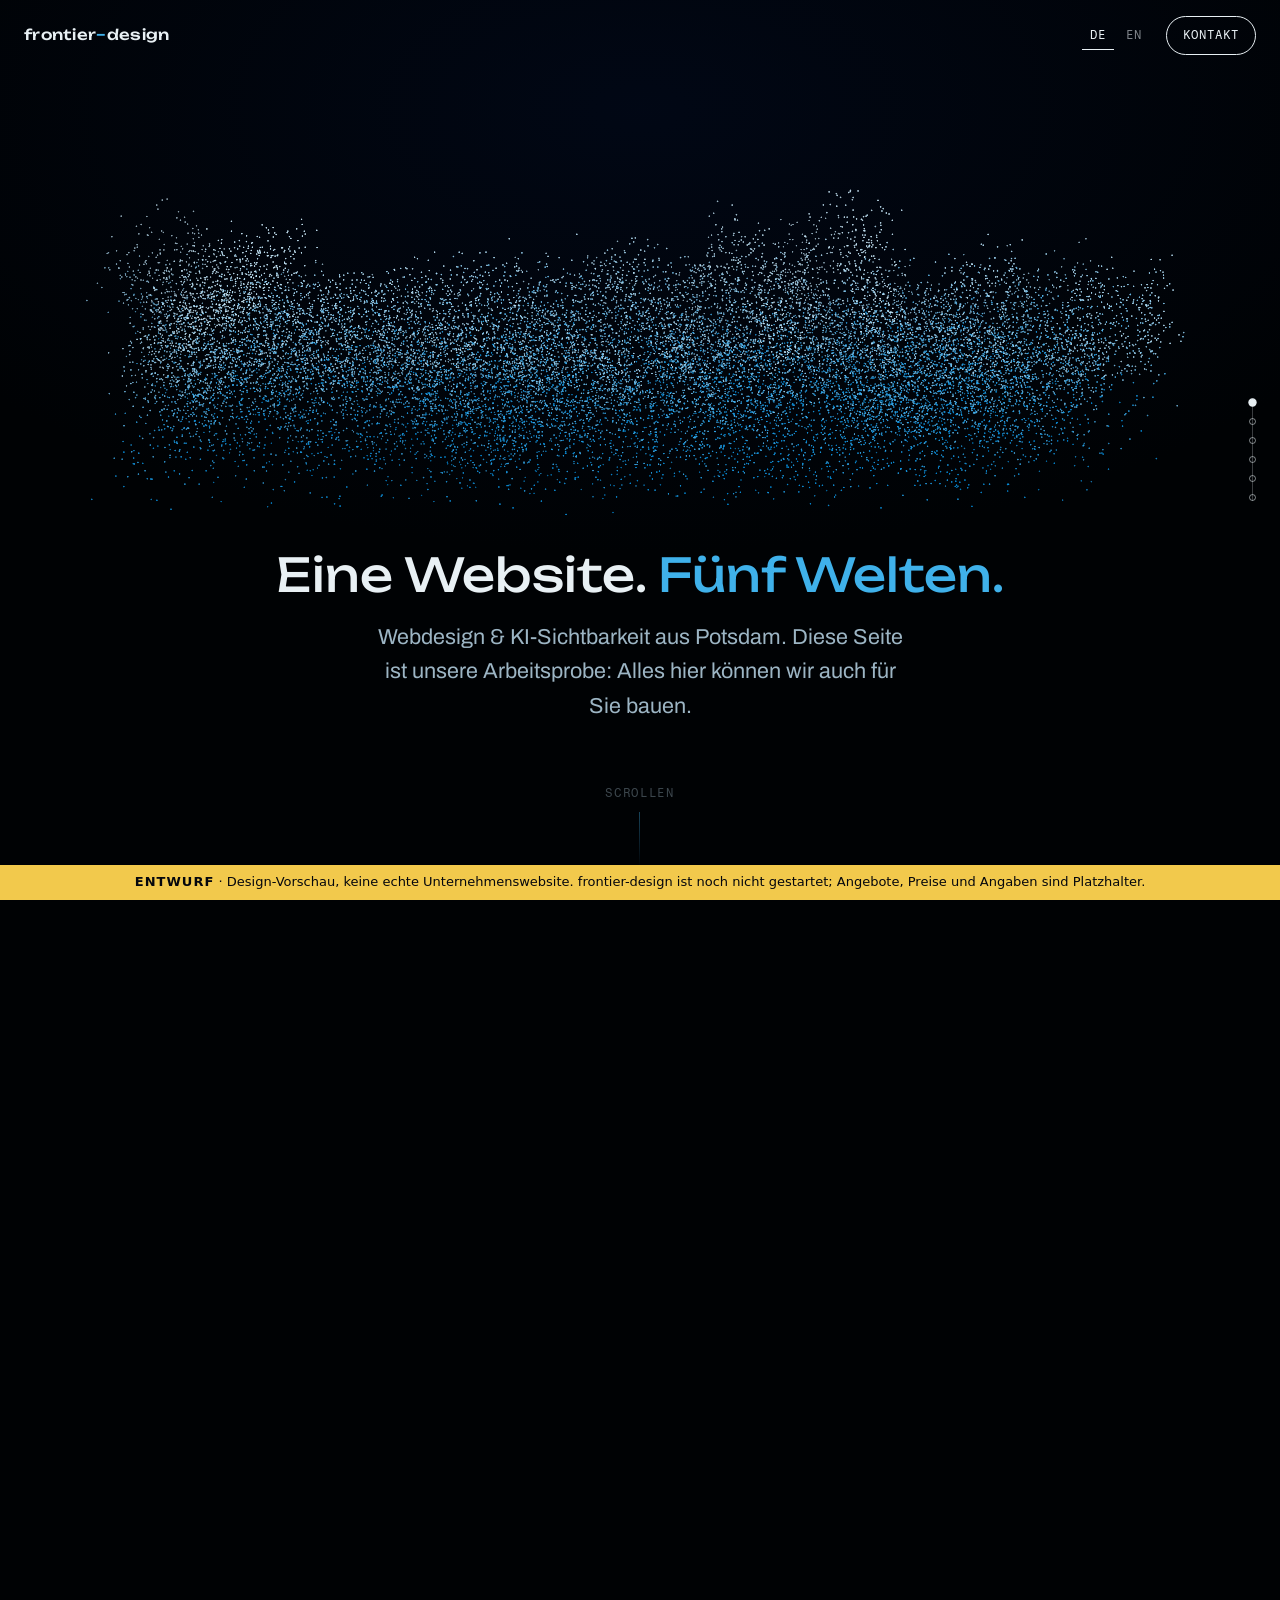
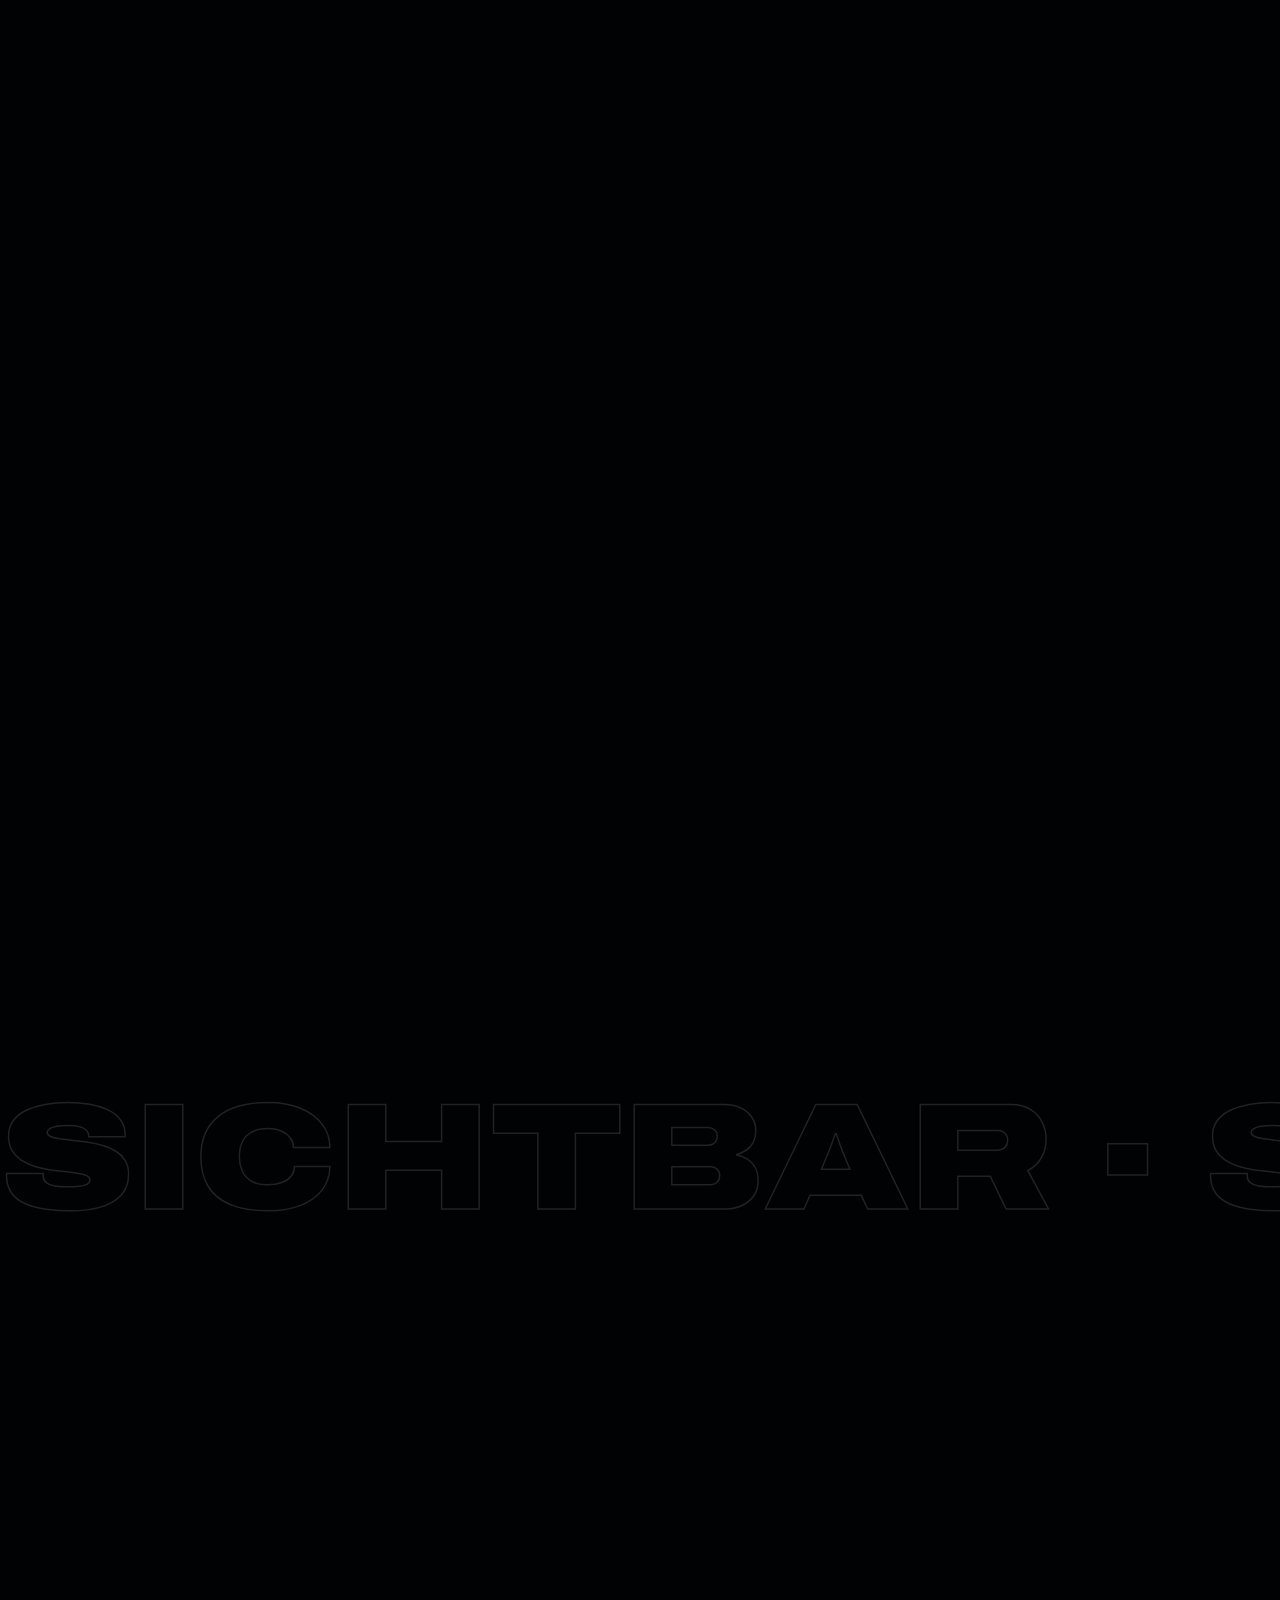
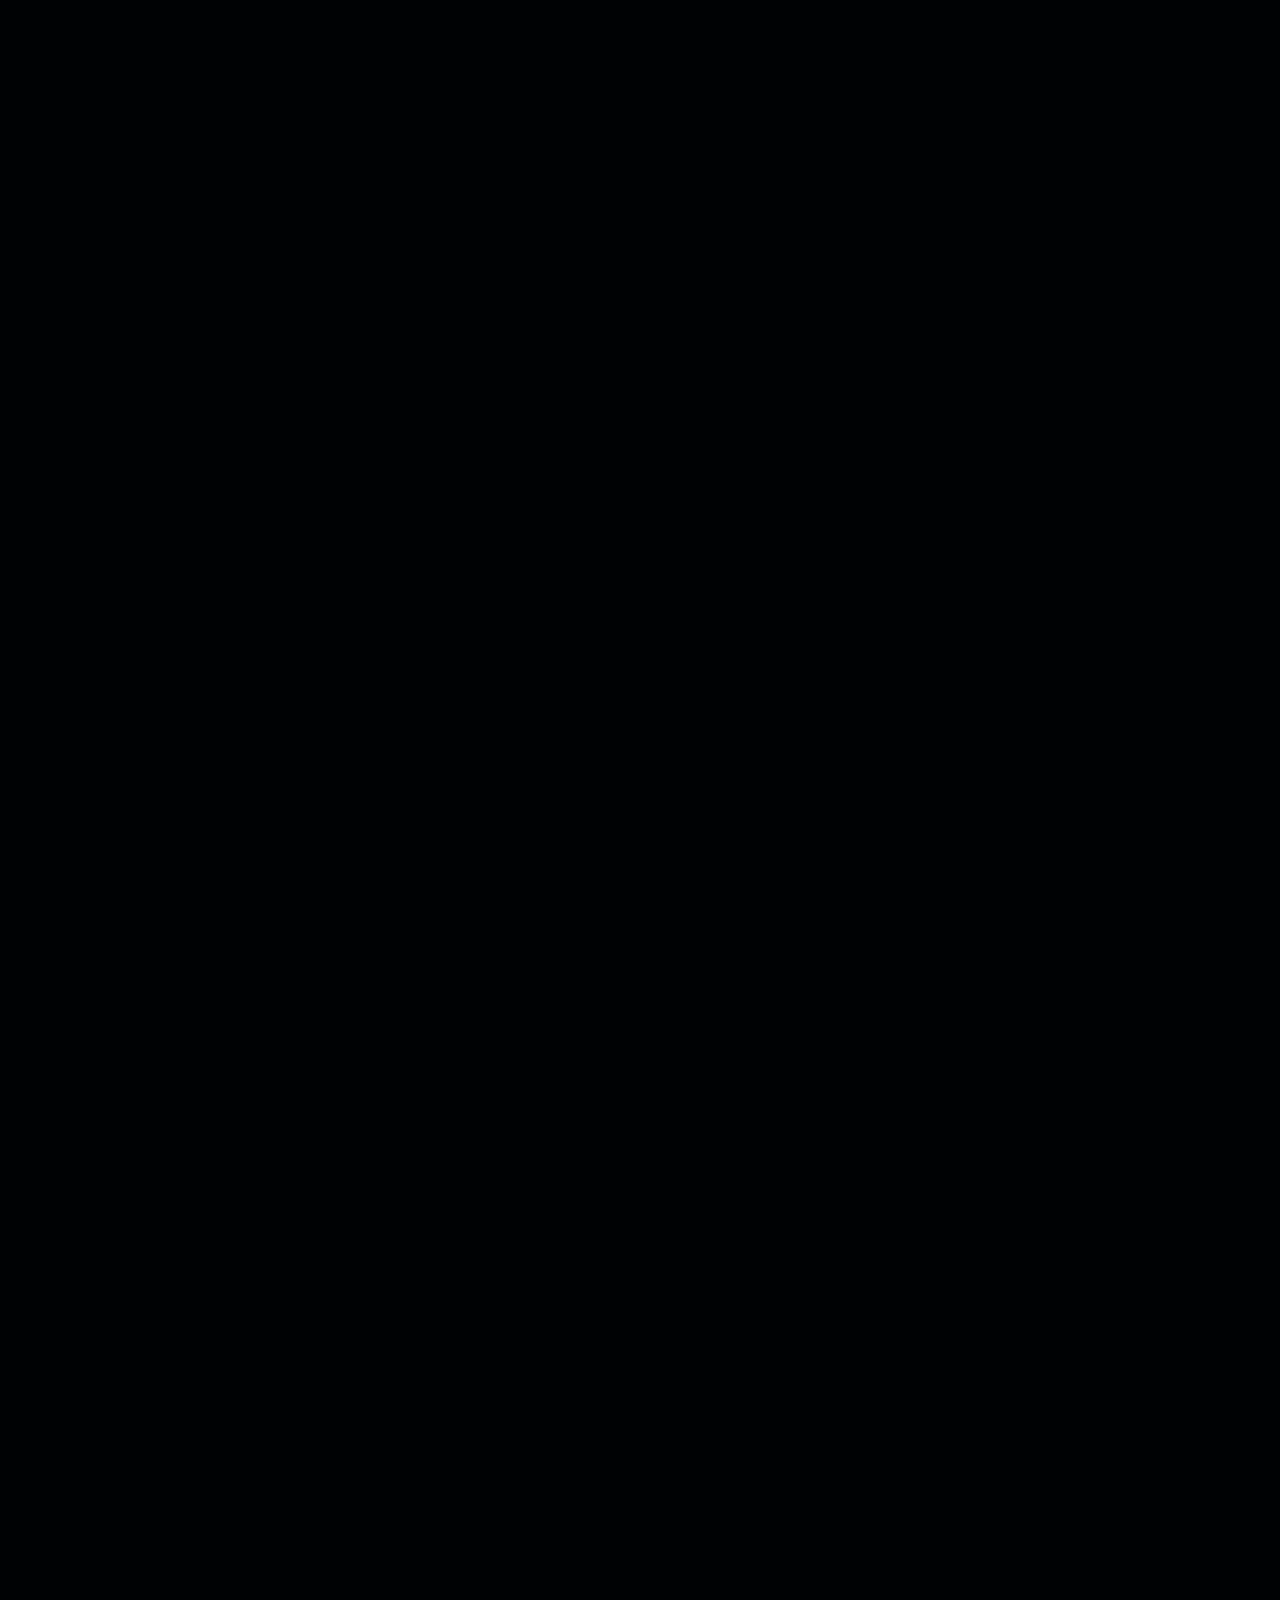
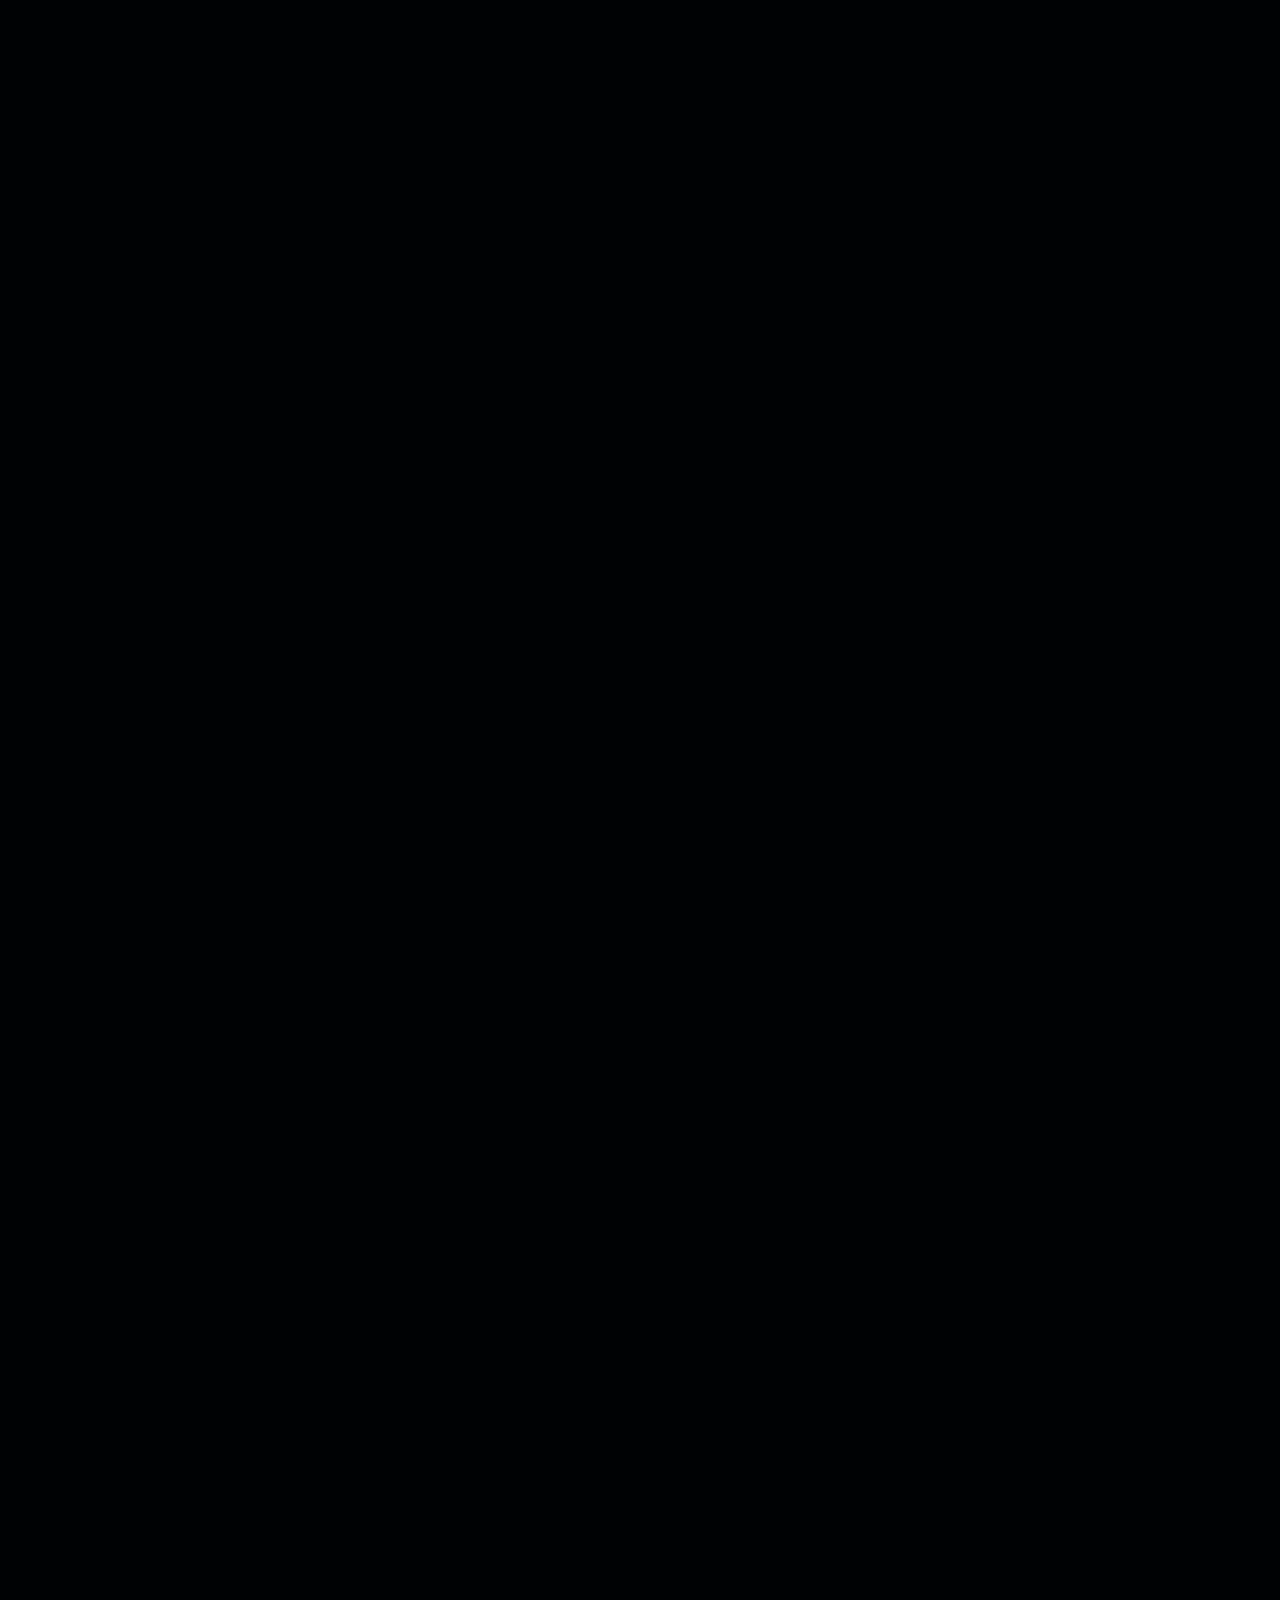
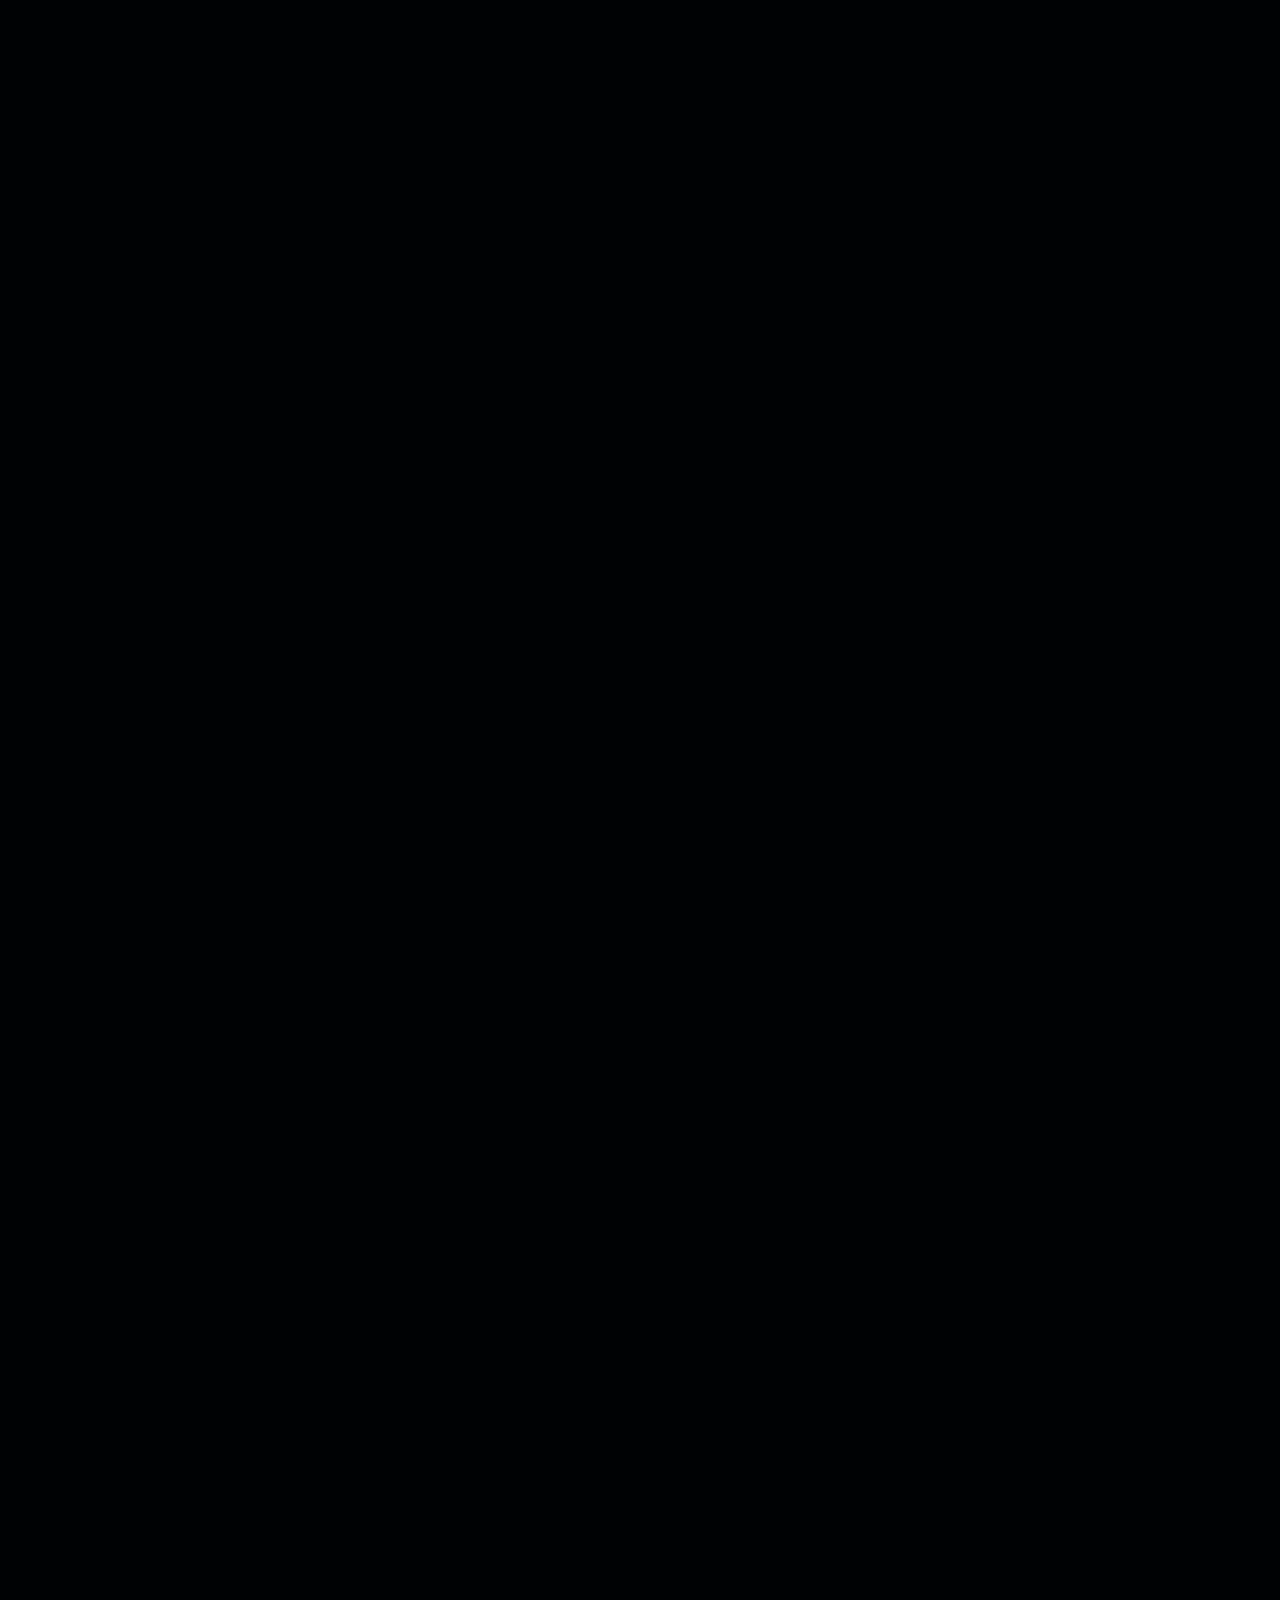
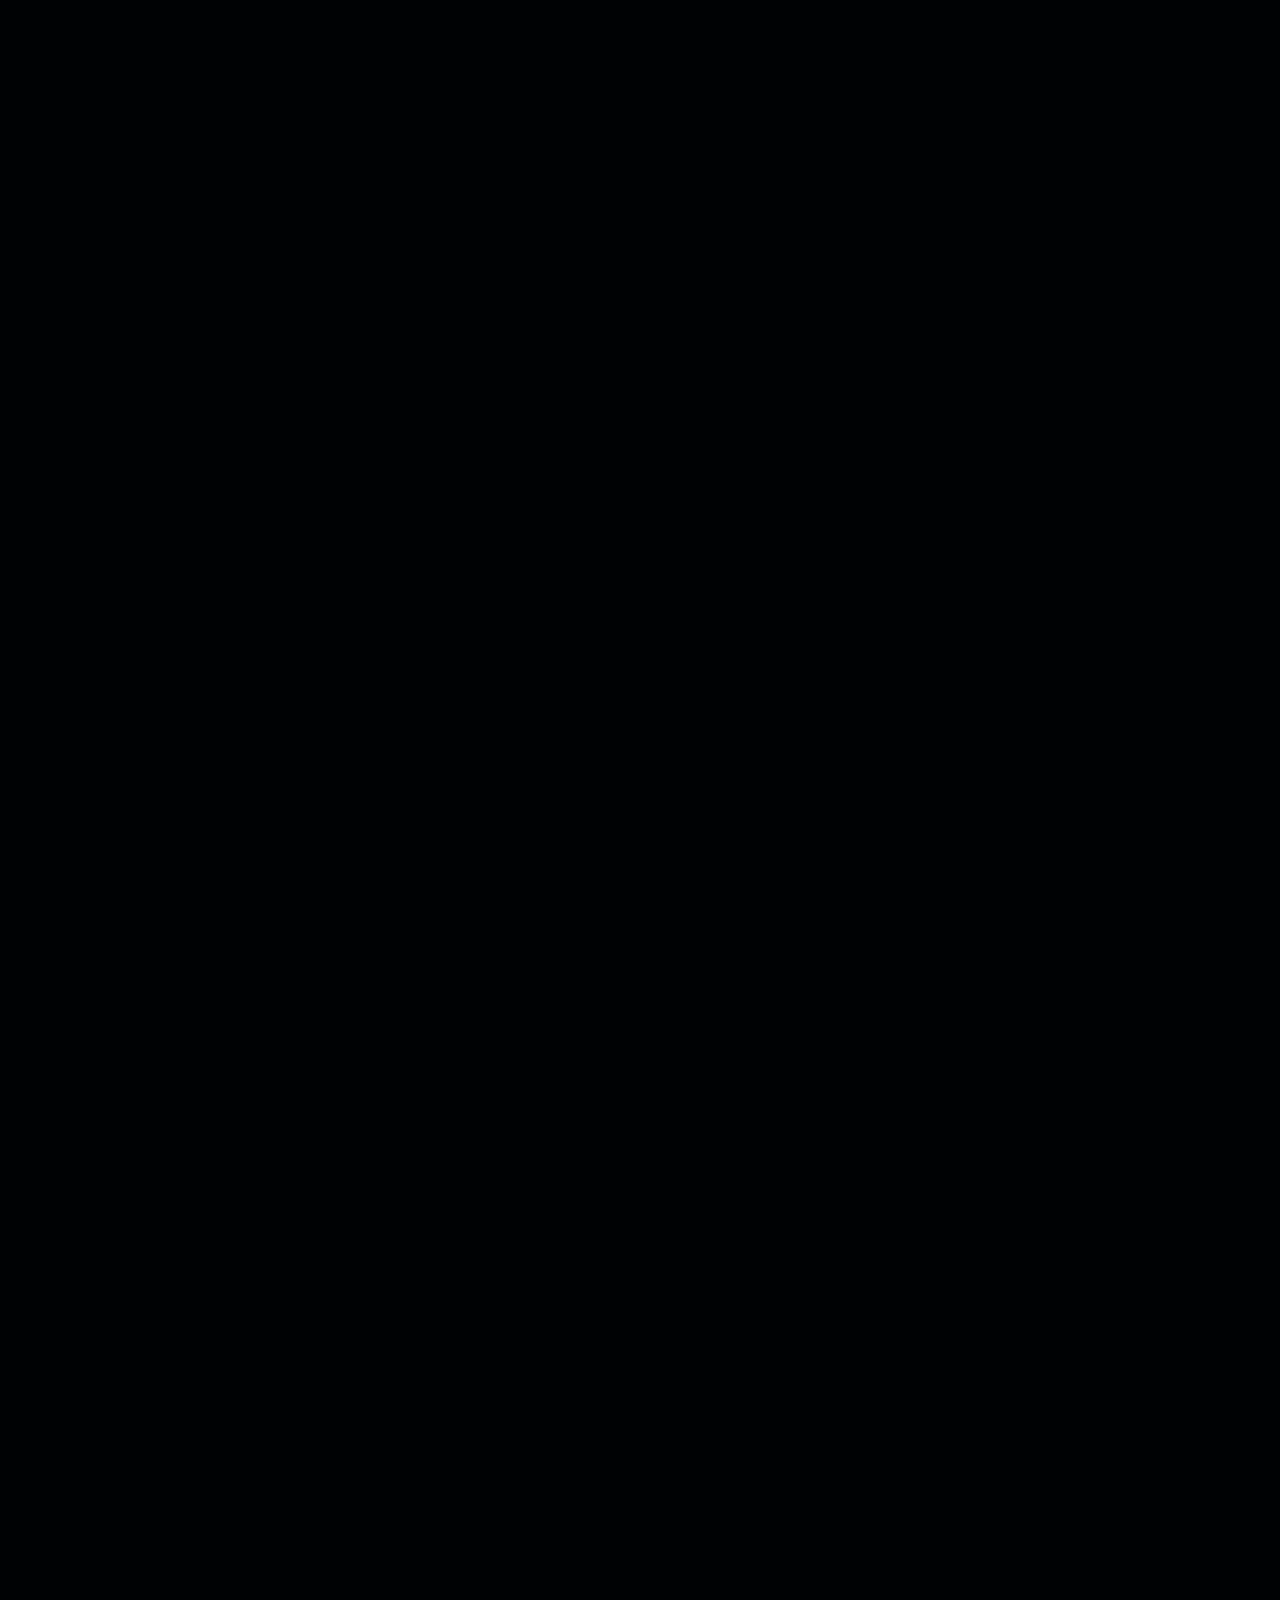
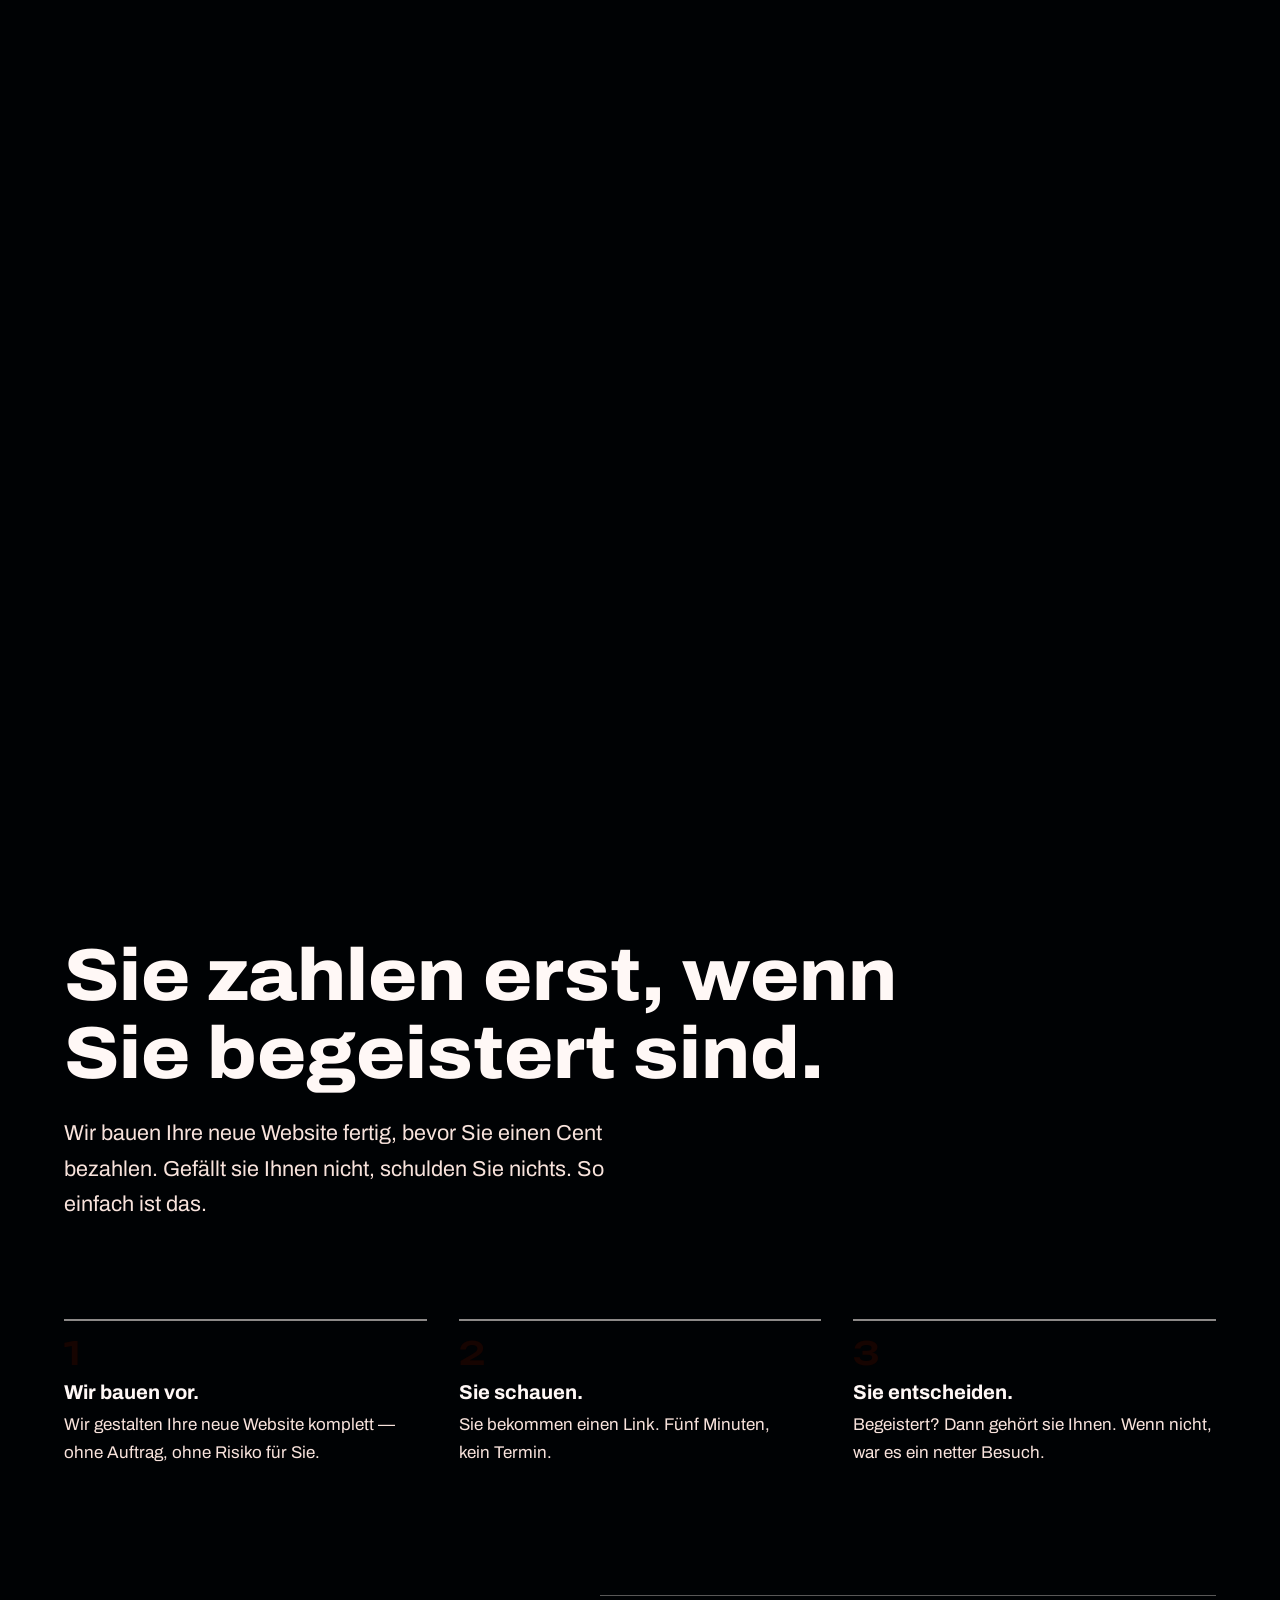
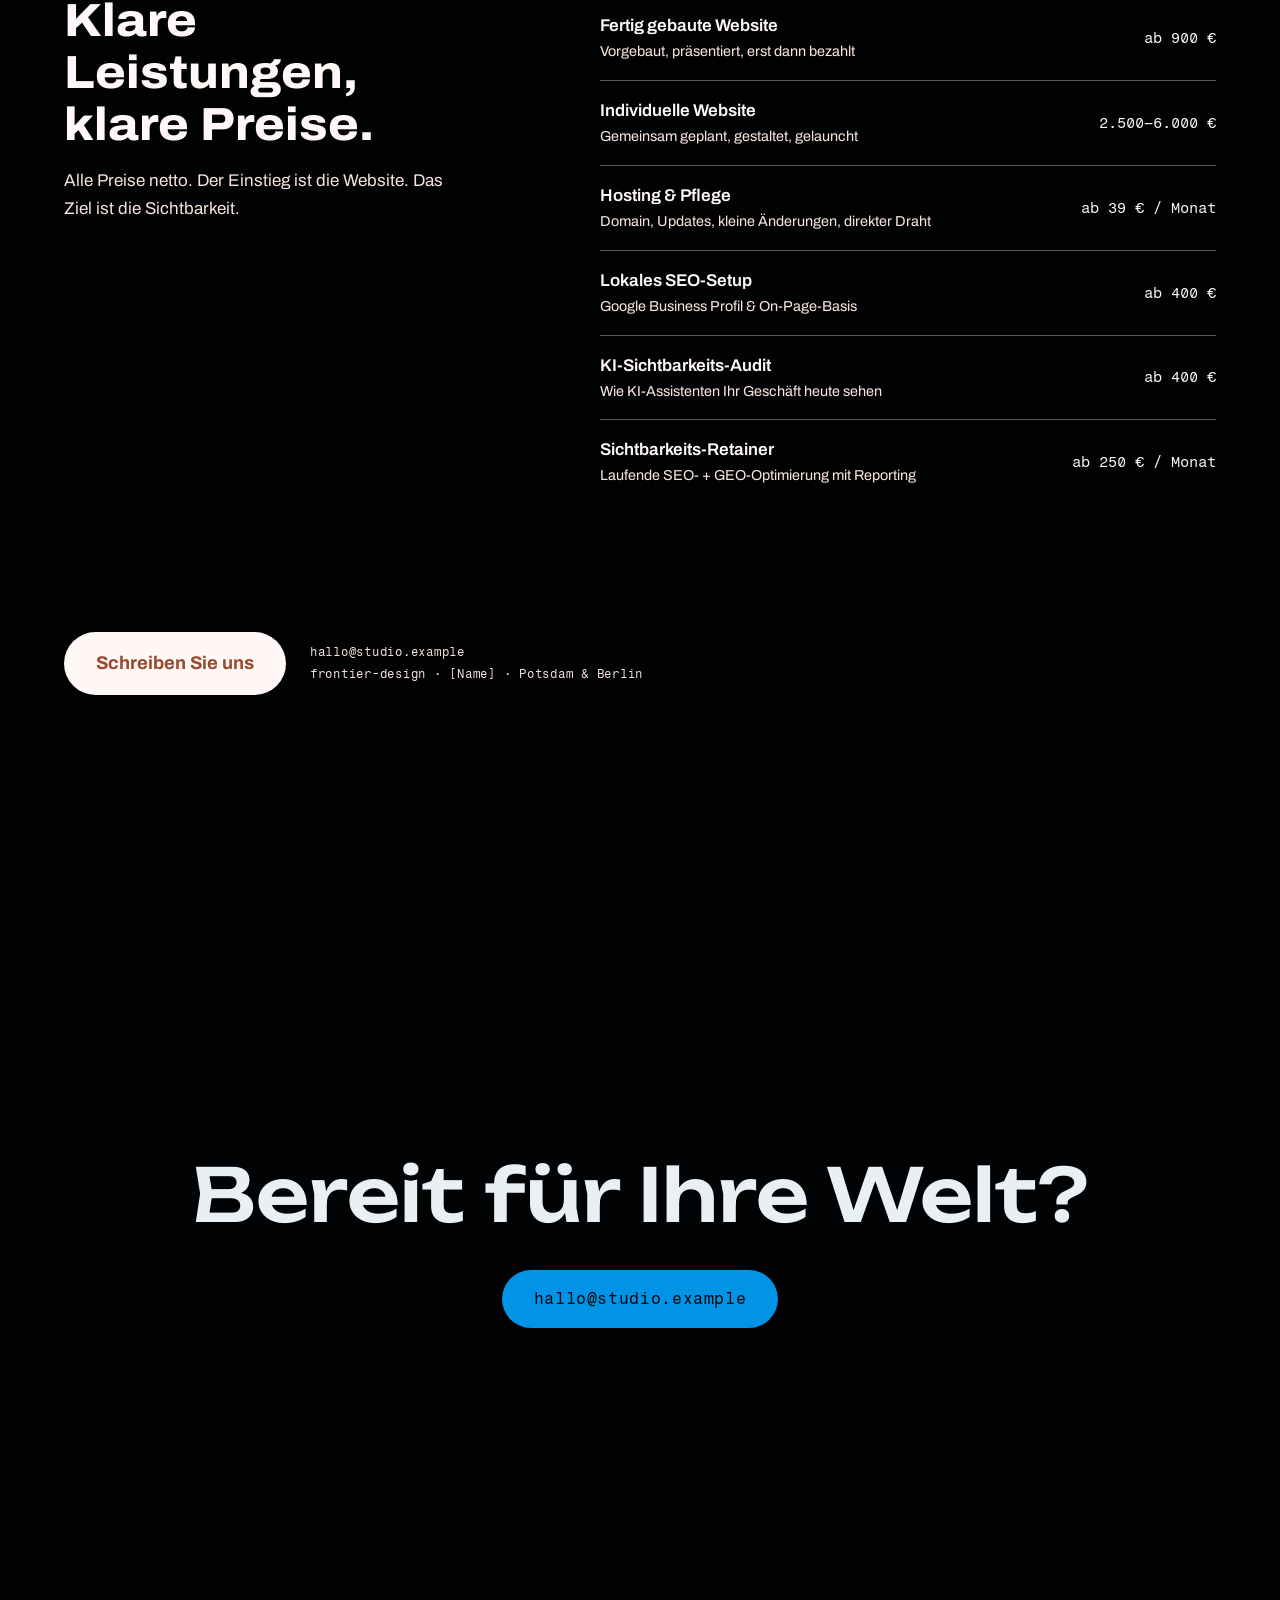
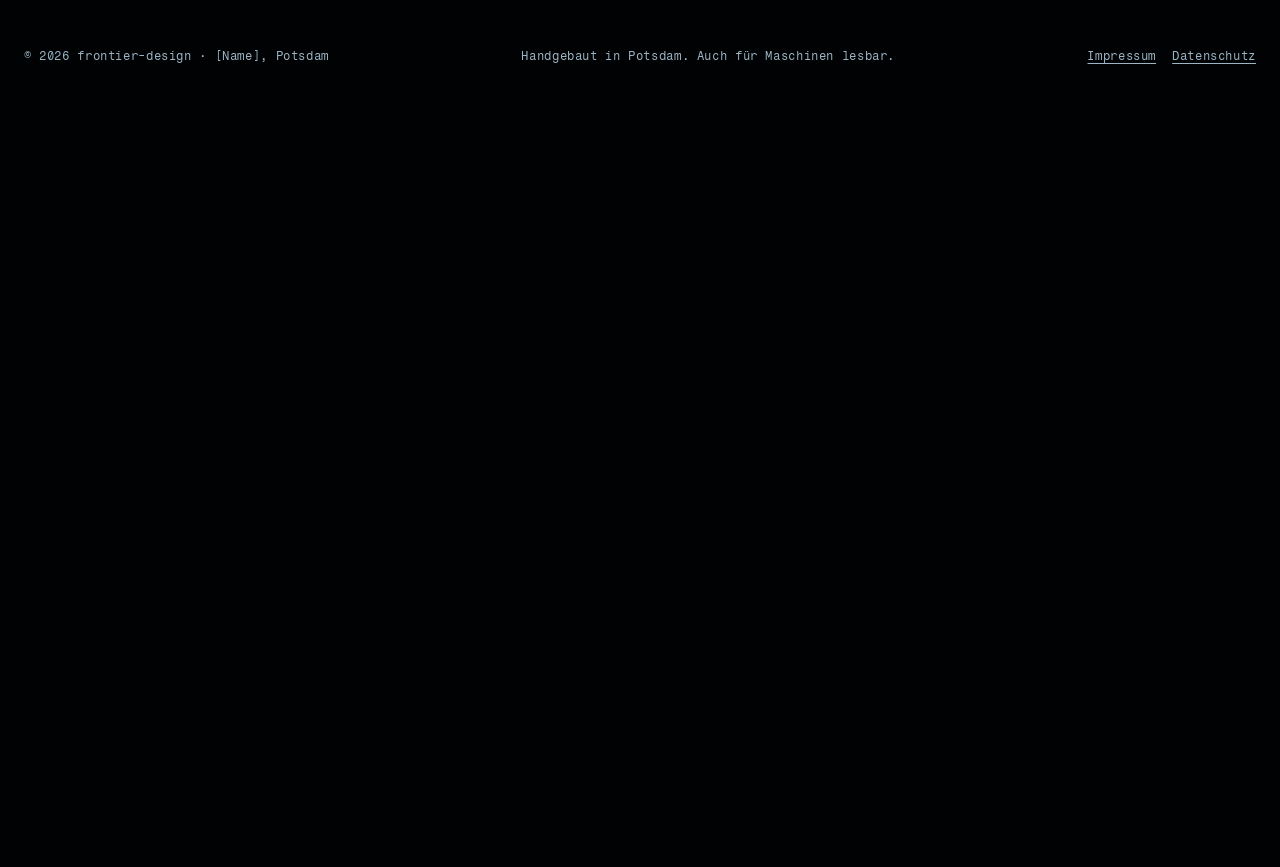
<file: index.html>
<!doctype html>
<html lang="de" class="no-js">
  <head>
    <meta charset="UTF-8" />
    <meta
      name="viewport"
      content="width=device-width, initial-scale=1, viewport-fit=cover"
    />
    <meta name="robots" content="noindex,nofollow" />
    <title>Entwurf · frontier-design — Webdesign & KI-Sichtbarkeit aus Potsdam</title>
    <meta
      name="description"
      content="frontier-design baut Websites, die niemand vergisst und die auch KI-Assistenten empfehlen. Webdesign, SEO und Generative Engine Optimization für Potsdam und Berlin. Sie zahlen erst, wenn Sie begeistert sind."
    />
    <meta name="theme-color" content="#05070d" />
    <link rel="icon" href="./favicon.svg" type="image/svg+xml" />

    <meta property="og:type" content="website" />
    <meta property="og:locale" content="de_DE" />
    <meta
      property="og:title"
      content="frontier-design — Eine Website. Fünf Welten."
    />
    <meta
      property="og:description"
      content="Webdesign & KI-Sichtbarkeit aus Potsdam. Ein Scroll durch fünf Design-Welten und ein Angebot ohne Risiko: Sie zahlen erst, wenn Sie begeistert sind."
    />

    <script type="application/ld+json">
      {
        "@context": "https://schema.org",
        "@type": "ProfessionalService",
        "name": "frontier-design",
        "description": "Ein-Personen-Studio für Webdesign, Webentwicklung, SEO und Generative Engine Optimization (KI-Sichtbarkeit) in Potsdam. Websites werden fertig vorgebaut; bezahlt wird nur bei Begeisterung.",
        "founder": {
          "@type": "Person",
          "name": "[Name]",
          "email": "mailto:hallo@studio.example"
        },
        "email": "mailto:hallo@studio.example",
        "address": {
          "@type": "PostalAddress",
          "addressLocality": "Potsdam",
          "addressCountry": "DE"
        },
        "areaServed": [
          { "@type": "City", "name": "Potsdam" },
          { "@type": "City", "name": "Berlin" }
        ],
        "knowsAbout": [
          "Webdesign",
          "Webentwicklung",
          "Suchmaschinenoptimierung",
          "Generative Engine Optimization",
          "KI-Sichtbarkeit"
        ],
        "makesOffer": [
          {
            "@type": "Offer",
            "name": "Fertig gebaute Website",
            "description": "Spekulativ vorgebaute Website; bezahlt wird nur bei Übernahme.",
            "priceSpecification": {
              "@type": "PriceSpecification",
              "minPrice": 900,
              "maxPrice": 1800,
              "priceCurrency": "EUR"
            }
          },
          {
            "@type": "Offer",
            "name": "Individuelle Website",
            "priceSpecification": {
              "@type": "PriceSpecification",
              "minPrice": 2500,
              "maxPrice": 6000,
              "priceCurrency": "EUR"
            }
          },
          {
            "@type": "Offer",
            "name": "Hosting & Pflege",
            "priceSpecification": {
              "@type": "UnitPriceSpecification",
              "minPrice": 39,
              "maxPrice": 99,
              "priceCurrency": "EUR",
              "unitText": "Monat"
            }
          },
          {
            "@type": "Offer",
            "name": "KI-Sichtbarkeits-Audit",
            "priceSpecification": {
              "@type": "PriceSpecification",
              "minPrice": 400,
              "maxPrice": 900,
              "priceCurrency": "EUR"
            }
          },
          {
            "@type": "Offer",
            "name": "Sichtbarkeits-Retainer (SEO + GEO)",
            "priceSpecification": {
              "@type": "UnitPriceSpecification",
              "minPrice": 250,
              "maxPrice": 600,
              "priceCurrency": "EUR",
              "unitText": "Monat"
            }
          }
        ]
      }
    </script>
    <meta name="twitter:card" content="summary_large_image" />

    <script>
      document.documentElement.classList.remove("no-js");
    </script>
    <script type="module" crossorigin src="./assets/main-DEVVx7fs.js"></script>
    <link rel="stylesheet" crossorigin href="./assets/main-CluDoQ0Z.css">
    <link rel="stylesheet" crossorigin href="./assets/base-B1781aUB.css">
  <style>.entwurf-banner{position:fixed;left:0;right:0;bottom:0;z-index:150;padding:8px 16px;background:#f2c94c;color:#05070d;font:500 13px/1.45 system-ui,-apple-system,"Segoe UI",sans-serif;text-align:center}.entwurf-banner strong{letter-spacing:.08em;text-transform:uppercase}body{padding-bottom:3.5rem}</style>
  </head>

  <body data-world="1">
    <div class="entwurf-banner" role="note"><strong>Entwurf</strong> · Design-Vorschau, keine echte Unternehmenswebsite. frontier-design ist noch nicht gestartet; Angebote, Preise und Angaben sind Platzhalter.</div>
    <a class="skip-link" href="#inhalt">Zum Inhalt springen</a>

    <div class="bg" aria-hidden="true">
      <div class="bg__layer bg__layer--w1"></div>
      <div class="bg__layer bg__layer--w2" data-bg="2"></div>
      <div class="bg__layer bg__layer--w3" data-bg="3"></div>
      <div class="bg__layer bg__layer--w4" data-bg="4"></div>
      <div class="bg__layer bg__layer--w5" data-bg="5"></div>
      <div class="bg__layer bg__layer--coda" data-bg="6"></div>
    </div>

    <canvas class="gl" id="gl" aria-hidden="true"></canvas>

    <header class="hud">
      <div class="hud__top">
        <a class="hud__mark" href="#welt-1">frontier<span>–</span>design</a>
        <div class="hud__actions">
          <nav class="hud__lang" aria-label="Sprache">
            <span aria-current="true" lang="de">DE</span>
            <a href="./en/" lang="en" hreflang="en">EN</a>
          </nav>
          <a class="hud__contact" href="mailto:hallo@studio.example">Kontakt</a>
        </div>
      </div>

      <nav class="hud__rail" aria-label="Welten">
        <a class="hud__tick" href="#welt-1" aria-label="Welt 1 — Aufbruch" aria-current="true"></a>
        <a class="hud__tick" href="#welt-2" aria-label="Welt 2 — Haltung"></a>
        <a class="hud__tick" href="#welt-3" aria-label="Welt 3 — Handwerk"></a>
        <a class="hud__tick" href="#welt-4" aria-label="Welt 4 — Maschinen"></a>
        <a class="hud__tick" href="#welt-5" aria-label="Welt 5 — Angebot"></a>
        <a class="hud__tick" href="#coda" aria-label="Ende — Kontakt"></a>
      </nav>

      <div class="hud__bottom" aria-hidden="true">
        <p class="hud__world">
          <span class="hud__world-index" id="hud-index">W1 / 5</span>
          <span id="hud-name">Aufbruch</span>
        </p>
        <p class="hud__world hud__place">Potsdam · Berlin</p>
      </div>
    </header>

    <main id="inhalt">
      <!-- ==================== W1 · AUFBRUCH ==================== -->
      <section class="world w1" id="welt-1" aria-label="Aufbruch">
        <div class="world__stage w1__stage">
          <div class="wrap">
            <h1 class="w1__title">frontier-design</h1>
            <p class="w1__tagline">
              Eine Website. <em>Fünf Welten.</em>
            </p>
            <p class="w1__sub">
              Webdesign &amp; KI-Sichtbarkeit aus Potsdam. Diese Seite ist
              unsere Arbeitsprobe: Alles hier können wir auch für Sie bauen.
            </p>
          </div>
          <p class="w1__cue">Scrollen</p>
        </div>
      </section>

      <!-- ==================== W2 · HALTUNG ==================== -->
      <section class="world w2" id="welt-2" aria-label="Haltung">
        <div class="world__stage w2__stage">
          <div class="w2__marquee" aria-hidden="true">
            <p class="w2__marquee-track">
              Sichtbar&nbsp;· Sichtbar&nbsp;· Sichtbar&nbsp;· Sichtbar&nbsp;·
              Sichtbar&nbsp;· Sichtbar&nbsp;· Sichtbar&nbsp;· Sichtbar&nbsp;·
            </p>
          </div>
          <div class="wrap">
            <h2 class="sr-only">Warum die meisten Websites nicht funktionieren</h2>
            <p class="w2__row" data-slam="1">
              Ihre Website ist <span class="thin">Ihr</span> Schaufenster.
            </p>
            <p class="w2__row w2__row--right" data-slam="2">
              <span class="ghost">Die meisten sind</span> unsichtbar.
            </p>
            <div class="w2__divider" data-slam="3"></div>
            <p class="w2__row" data-slam="4">
              Schön ist <span class="deep">das Minimum.</span>
            </p>
            <p class="w2__row w2__row--right" data-slam="5">
              Gefunden werden <span class="thin">ist das</span> Ziel.
            </p>
            <div class="w2__closer" data-slam="6">
              <p>
                Veraltet, langsam, auf dem Handy kaputt: So verlieren lokale
                Geschäfte jeden Tag Kunden. Nicht, weil ihre Arbeit schlecht
                ist. Weil man sie nicht sieht. frontier-design baut das
                Gegenteil.
              </p>
              <p class="w2__kick">Haltung, keine Vorlage</p>
            </div>
          </div>
        </div>
      </section>

      <!-- ==================== W3 · HANDWERK ==================== -->
      <section class="world w3" id="welt-3" aria-label="Handwerk">
        <div class="world__stage w3__stage">
          <div class="wrap">
            <div class="w3__grid">
              <div>
                <h2 class="w3__display">
                  Schönheit ist ein <em>Argument.</em>
                </h2>
                <p class="w3__lead">
                  Besucher entscheiden in Sekunden, ob sie Ihnen vertrauen.
                  Diese Sekunden gestalten wir.
                </p>
                <p class="w3__note">
                  Jede Welt auf dieser Seite ist ein eigenes Design: eigene
                  Schrift, eigene Farben, eigene Bewegung, in Echtzeit
                  gerendert. <strong>Keine Vorlage, kein Baukasten.</strong>
                  Dieselbe Sorgfalt bekommt Ihre Website: eine Gestaltung, die
                  zu Ihrem Handwerk passt, nicht zu irgendeinem.
                </p>
              </div>
              <dl class="w3__craft">
                <div class="w3__craft-item">
                  <dt>Typografie</dt>
                  <dd>Schrift, die Ihrer Marke gehört, nicht dem Baukasten.</dd>
                </div>
                <div class="w3__craft-item">
                  <dt>Farbe</dt>
                  <dd>Paletten mit Haltung statt Agentur-Grau.</dd>
                </div>
                <div class="w3__craft-item">
                  <dt>Bewegung</dt>
                  <dd>Animation, die führt, statt abzulenken.</dd>
                </div>
                <div class="w3__craft-item">
                  <dt>Räumlichkeit</dt>
                  <dd>Licht und Tiefe, wo flache Seiten aufhören.</dd>
                </div>
              </dl>
            </div>
          </div>
        </div>
      </section>

      <!-- ==================== W4 · MASCHINEN ==================== -->
      <section class="world w4" id="welt-4" aria-label="Maschinen">
        <div class="world__stage w4__stage">
          <div class="wrap">
            <h2 class="w4__head">
              Empfiehlt <span class="amber">ChatGPT</span> Ihr
              Geschäft?<span class="w4__caret" aria-hidden="true"></span>
            </h2>
            <div class="w4__cols">
              <div>
                <p class="w4__prose">
                  Ihre Kunden fragen nicht mehr nur Google, sondern
                  KI-Assistenten. Und die empfehlen, was sie lesen und
                  verstehen können.
                </p>
                <p class="w4__prose">
                  <strong>Generative Engine Optimization</strong> macht Ihre
                  Website für Maschinen lesbar: strukturierte Daten, klare
                  Antworten, zitierfähige Inhalte. Die meisten Agenturen haben
                  davon noch nichts gehört. Ihre Konkurrenz auch nicht.
                </p>
                <p class="w4__footnote">
                  Diese Seite praktiziert es selbst:
                  <a href="./llms.txt">llms.txt</a> · strukturierte Daten ·
                  semantisches HTML. Ihre auch?
                </p>
              </div>
              <figure class="w4__terminal">
                <figcaption class="w4__terminal-bar">
                  <span>Maschinen-Ansicht</span>
                  <span>diese Seite</span>
                </figcaption>
                <pre class="w4__terminal-body" id="terminal" aria-live="off">
<span class="key">&gt; lese frontier-design …</span>
{
  <span class="key">"@type"</span>: <span class="val">"ProfessionalService"</span>,
  <span class="key">"name"</span>: <span class="val">"frontier-design"</span>,
  <span class="key">"areaServed"</span>: [<span class="val">"Potsdam"</span>, <span class="val">"Berlin"</span>],
  <span class="key">"knowsAbout"</span>: [<span class="val">"Webdesign"</span>, <span class="val">"SEO"</span>,
                 <span class="val">"Generative Engine Optimization"</span>],
  <span class="key">"offers"</span>: <span class="val">"Website fertig vorgebaut, bezahlt
             nur bei Begeisterung"</span>
}
<span class="ok">✓ verstanden · maschinenlesbar · zitierfähig</span></pre>
              </figure>
            </div>
          </div>
        </div>
      </section>

      <!-- ==================== W5 · ANGEBOT ==================== -->
      <section class="world w5" id="welt-5" aria-label="Angebot">
        <div class="world__stage w5__stage">
          <div class="wrap">
            <h2 class="w5__head">Sie zahlen erst, wenn Sie begeistert sind.</h2>
            <p class="w5__lead">
              Wir bauen Ihre neue Website fertig, bevor Sie einen Cent
              bezahlen. Gefällt sie Ihnen nicht, schulden Sie nichts. So
              einfach ist das.
            </p>

            <h3 class="sr-only">So funktioniert es</h3>
            <ol class="w5__process">
              <li>
                <h3>Wir bauen vor.</h3>
                <p>
                  Wir gestalten Ihre neue Website komplett — ohne Auftrag,
                  ohne Risiko für Sie.
                </p>
              </li>
              <li>
                <h3>Sie schauen.</h3>
                <p>Sie bekommen einen Link. Fünf Minuten, kein Termin.</p>
              </li>
              <li>
                <h3>Sie entscheiden.</h3>
                <p>
                  Begeistert? Dann gehört sie Ihnen. Wenn nicht, war es ein
                  netter Besuch.
                </p>
              </li>
            </ol>

            <div class="w5__offers">
              <div>
                <h3 class="w5__offers-title">Klare Leistungen, klare Preise.</h3>
                <p class="w5__offers-note">
                  Alle Preise netto. Der Einstieg ist die Website. Das Ziel ist die
                  Sichtbarkeit.
                </p>
              </div>
              <table class="w5__table">
                <caption class="sr-only">
                  Leistungen und Preise von frontier-design
                </caption>
                <tbody>
                  <tr>
                    <th scope="row">
                      Fertig gebaute Website
                      <small>Vorgebaut, präsentiert, erst dann bezahlt</small>
                    </th>
                    <td>ab 900&nbsp;€</td>
                  </tr>
                  <tr>
                    <th scope="row">
                      Individuelle Website
                      <small>Gemeinsam geplant, gestaltet, gelauncht</small>
                    </th>
                    <td>2.500–6.000&nbsp;€</td>
                  </tr>
                  <tr>
                    <th scope="row">
                      Hosting &amp; Pflege
                      <small>Domain, Updates, kleine Änderungen, direkter Draht</small>
                    </th>
                    <td>ab 39&nbsp;€ / Monat</td>
                  </tr>
                  <tr>
                    <th scope="row">
                      Lokales SEO-Setup
                      <small>Google Business Profil &amp; On-Page-Basis</small>
                    </th>
                    <td>ab 400&nbsp;€</td>
                  </tr>
                  <tr>
                    <th scope="row">
                      KI-Sichtbarkeits-Audit
                      <small>Wie KI-Assistenten Ihr Geschäft heute sehen</small>
                    </th>
                    <td>ab 400&nbsp;€</td>
                  </tr>
                  <tr>
                    <th scope="row">
                      Sichtbarkeits-Retainer
                      <small>Laufende SEO- + GEO-Optimierung mit Reporting</small>
                    </th>
                    <td>ab 250&nbsp;€ / Monat</td>
                  </tr>
                </tbody>
              </table>
            </div>

            <div class="w5__cta">
              <a class="w5__cta-button" href="mailto:hallo@studio.example"
                >Schreiben Sie uns</a
              >
              <p class="w5__cta-meta">
                hallo@studio.example<br />
                frontier-design · [Name] · Potsdam &amp; Berlin
              </p>
            </div>
          </div>
        </div>
      </section>

      <!-- ==================== CODA ==================== -->
      <section class="world coda" id="coda" aria-label="Kontakt">
        <div class="world__stage coda__stage">
          <h2 class="coda__head">Bereit für Ihre Welt?</h2>
          <a class="coda__cta" href="mailto:hallo@studio.example"
            >hallo@studio.example</a
          >
          <footer class="coda__footer">
            <p>© 2026 frontier-design · [Name], Potsdam</p>
            <p>Handgebaut in Potsdam. Auch für Maschinen lesbar.</p>
            <p class="coda__legal">
              <a href="./impressum.html">Impressum</a>
              <a href="./datenschutz.html">Datenschutz</a>
            </p>
          </footer>
        </div>
      </section>
    </main>
  </body>
</html>
</file>
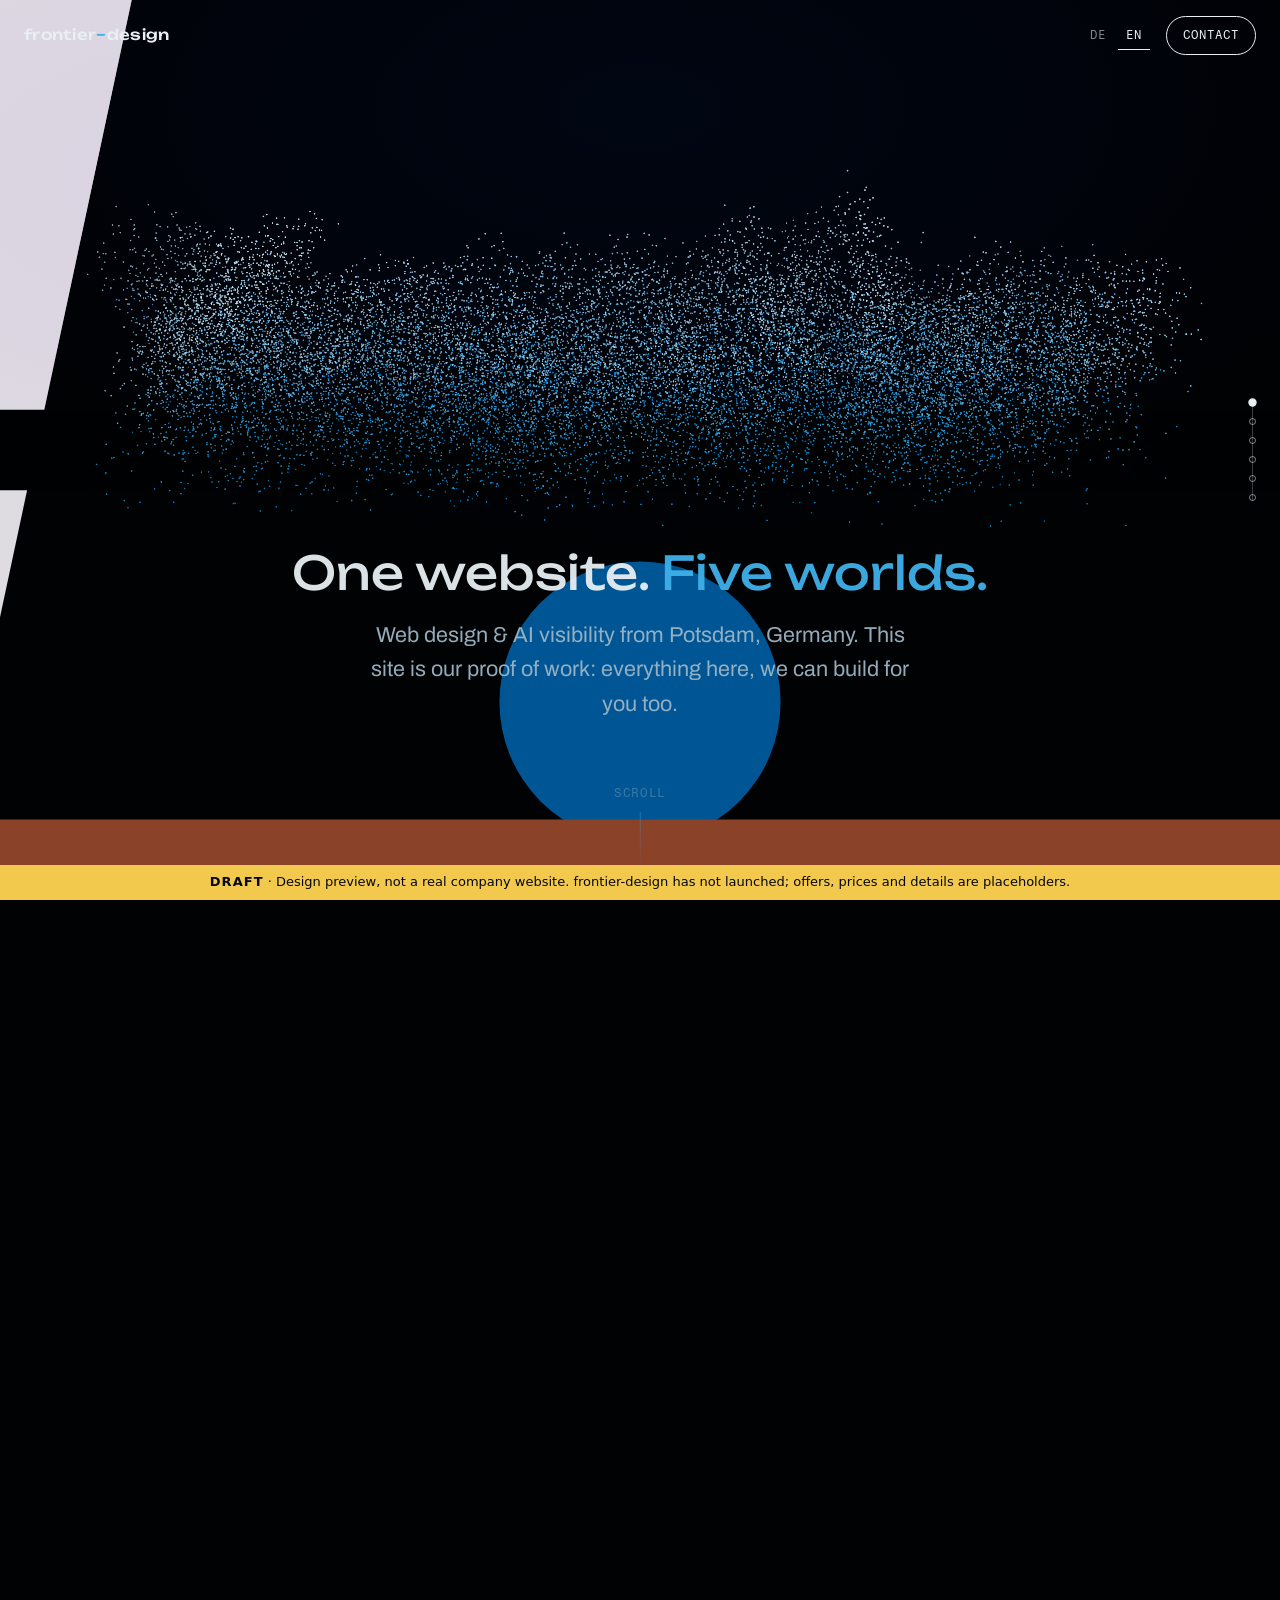
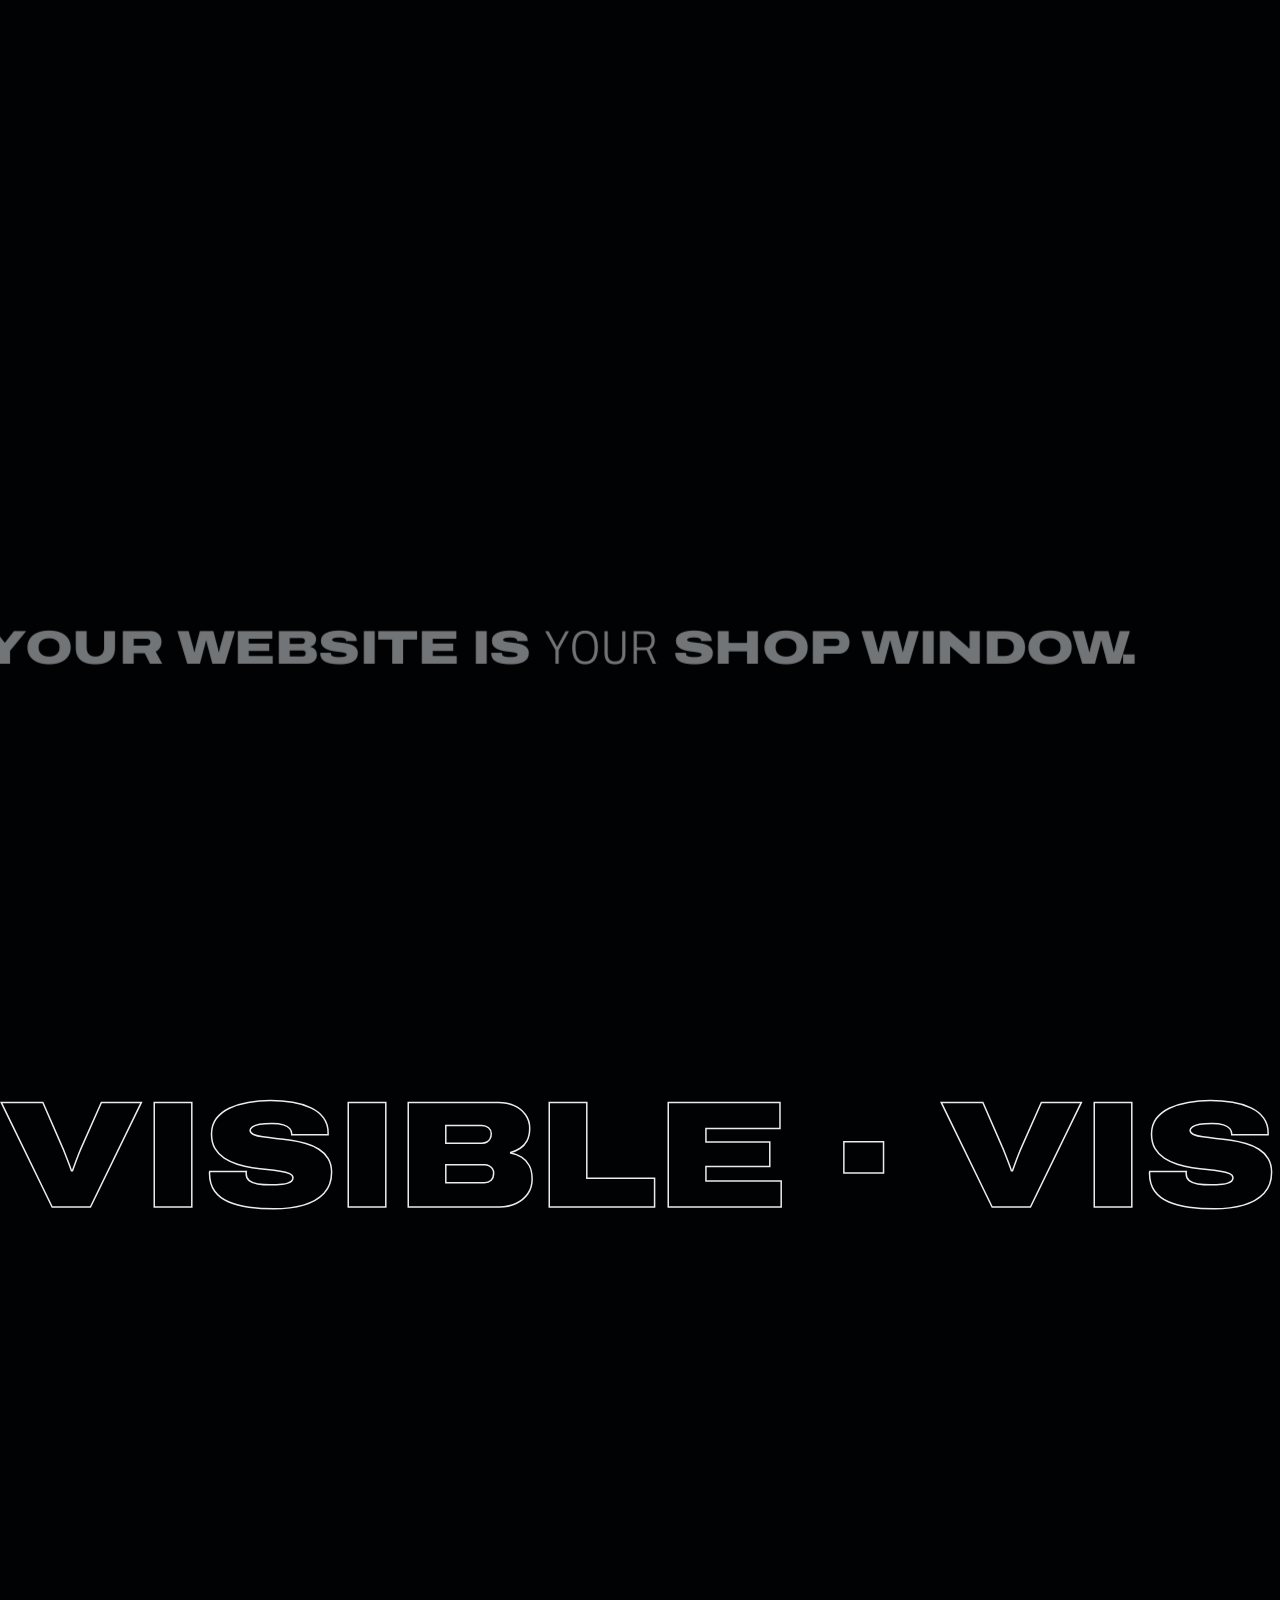
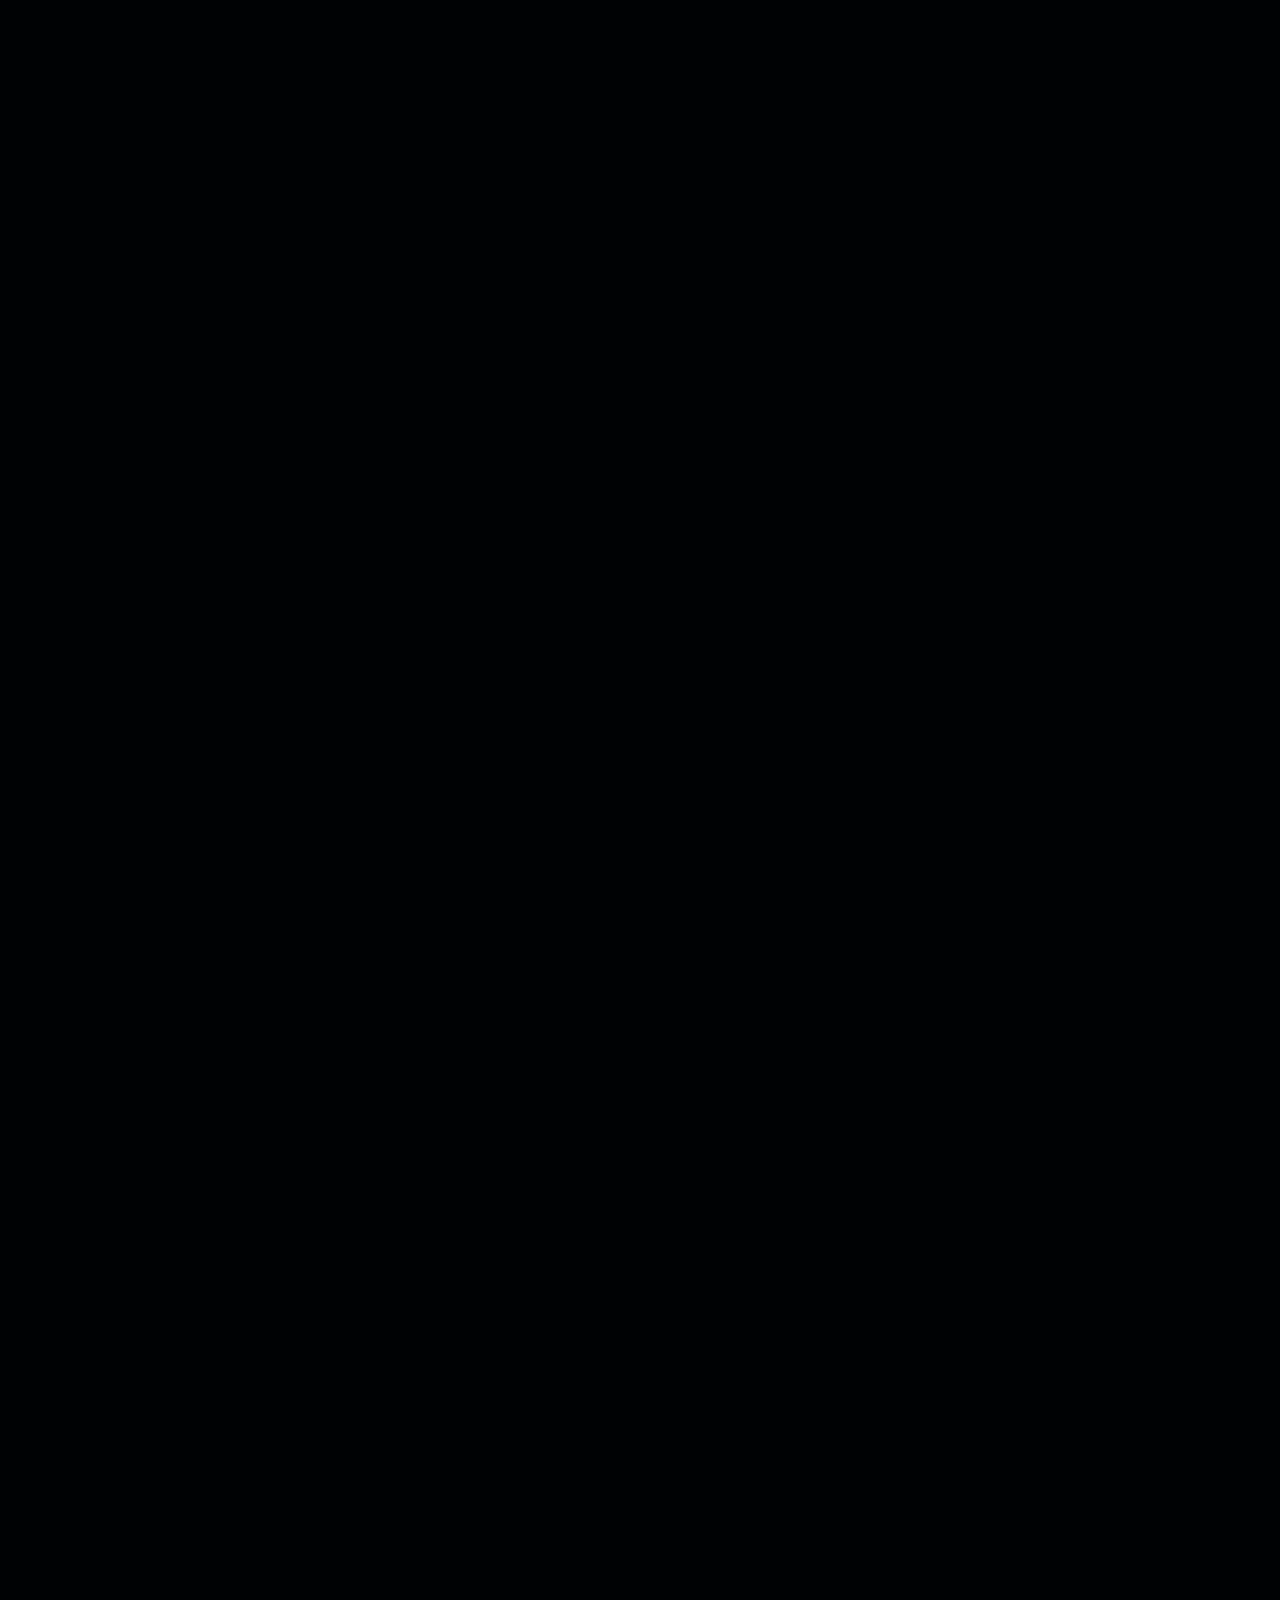
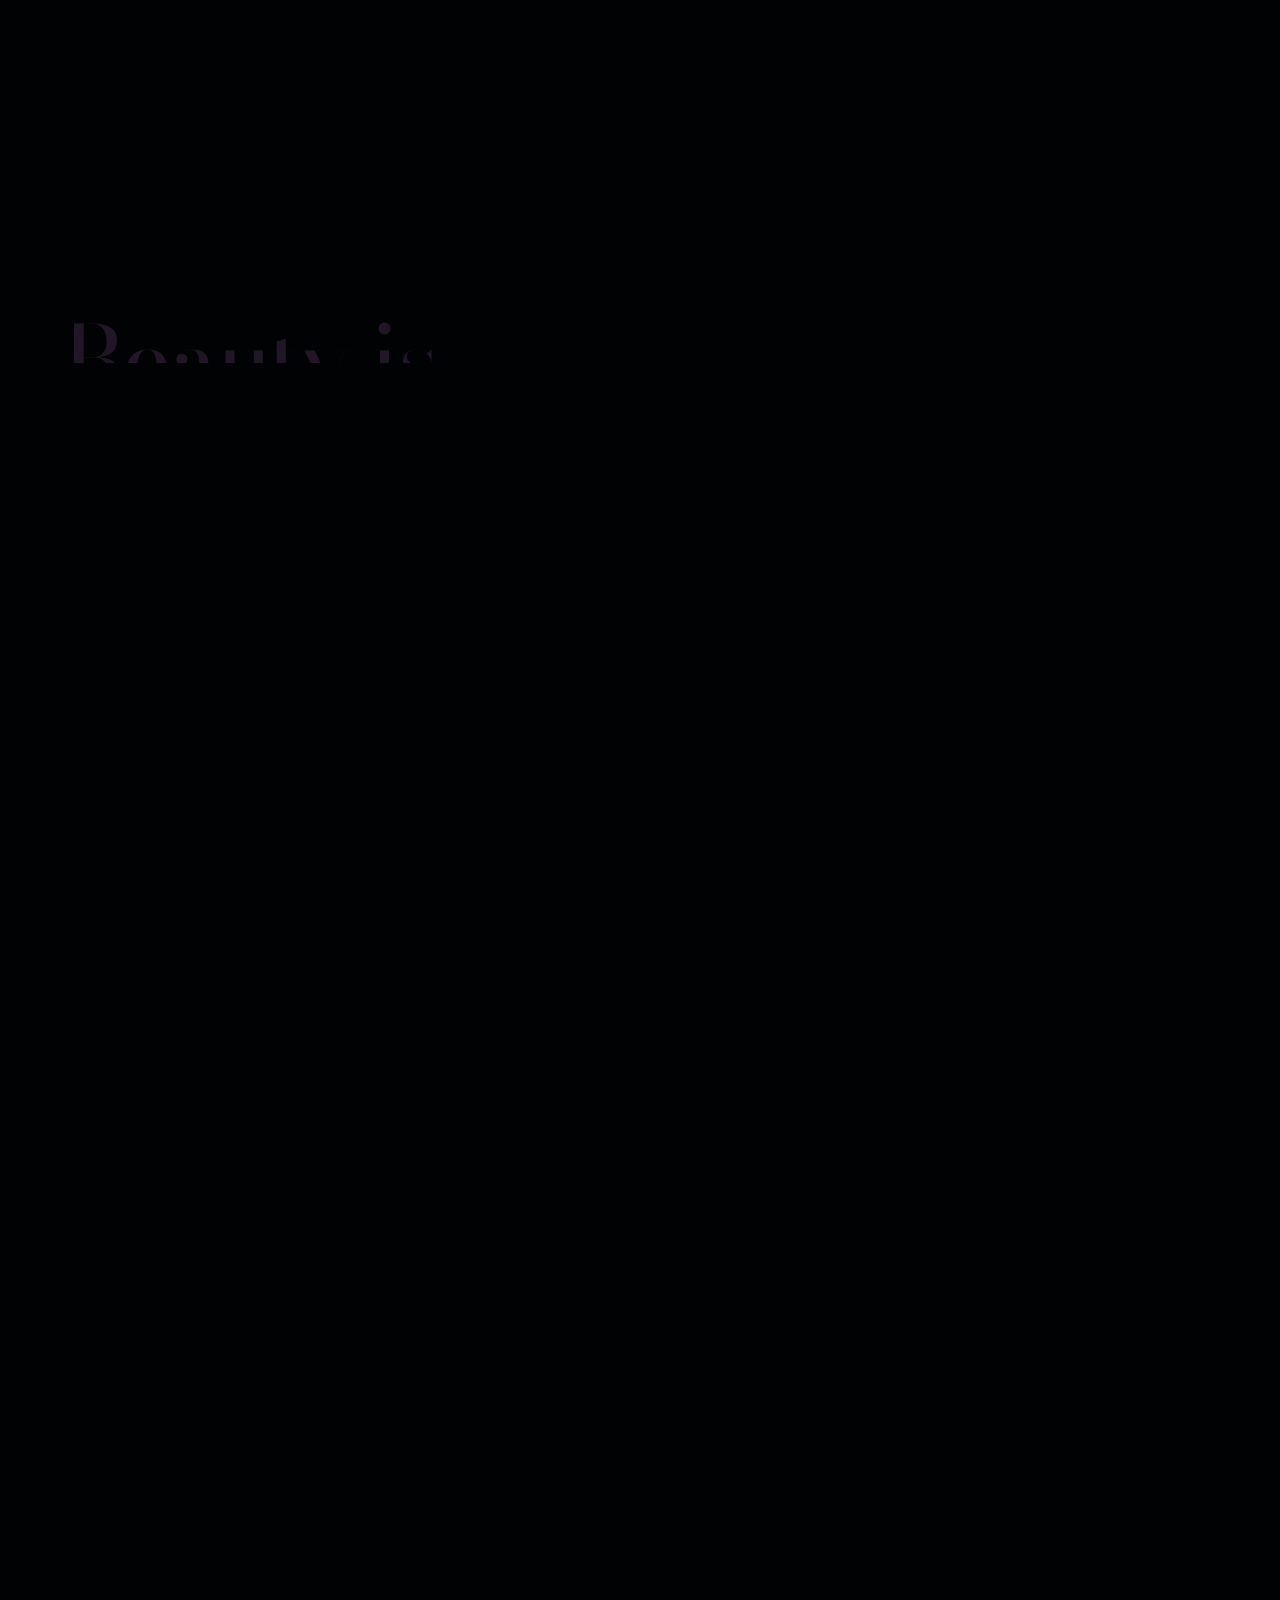
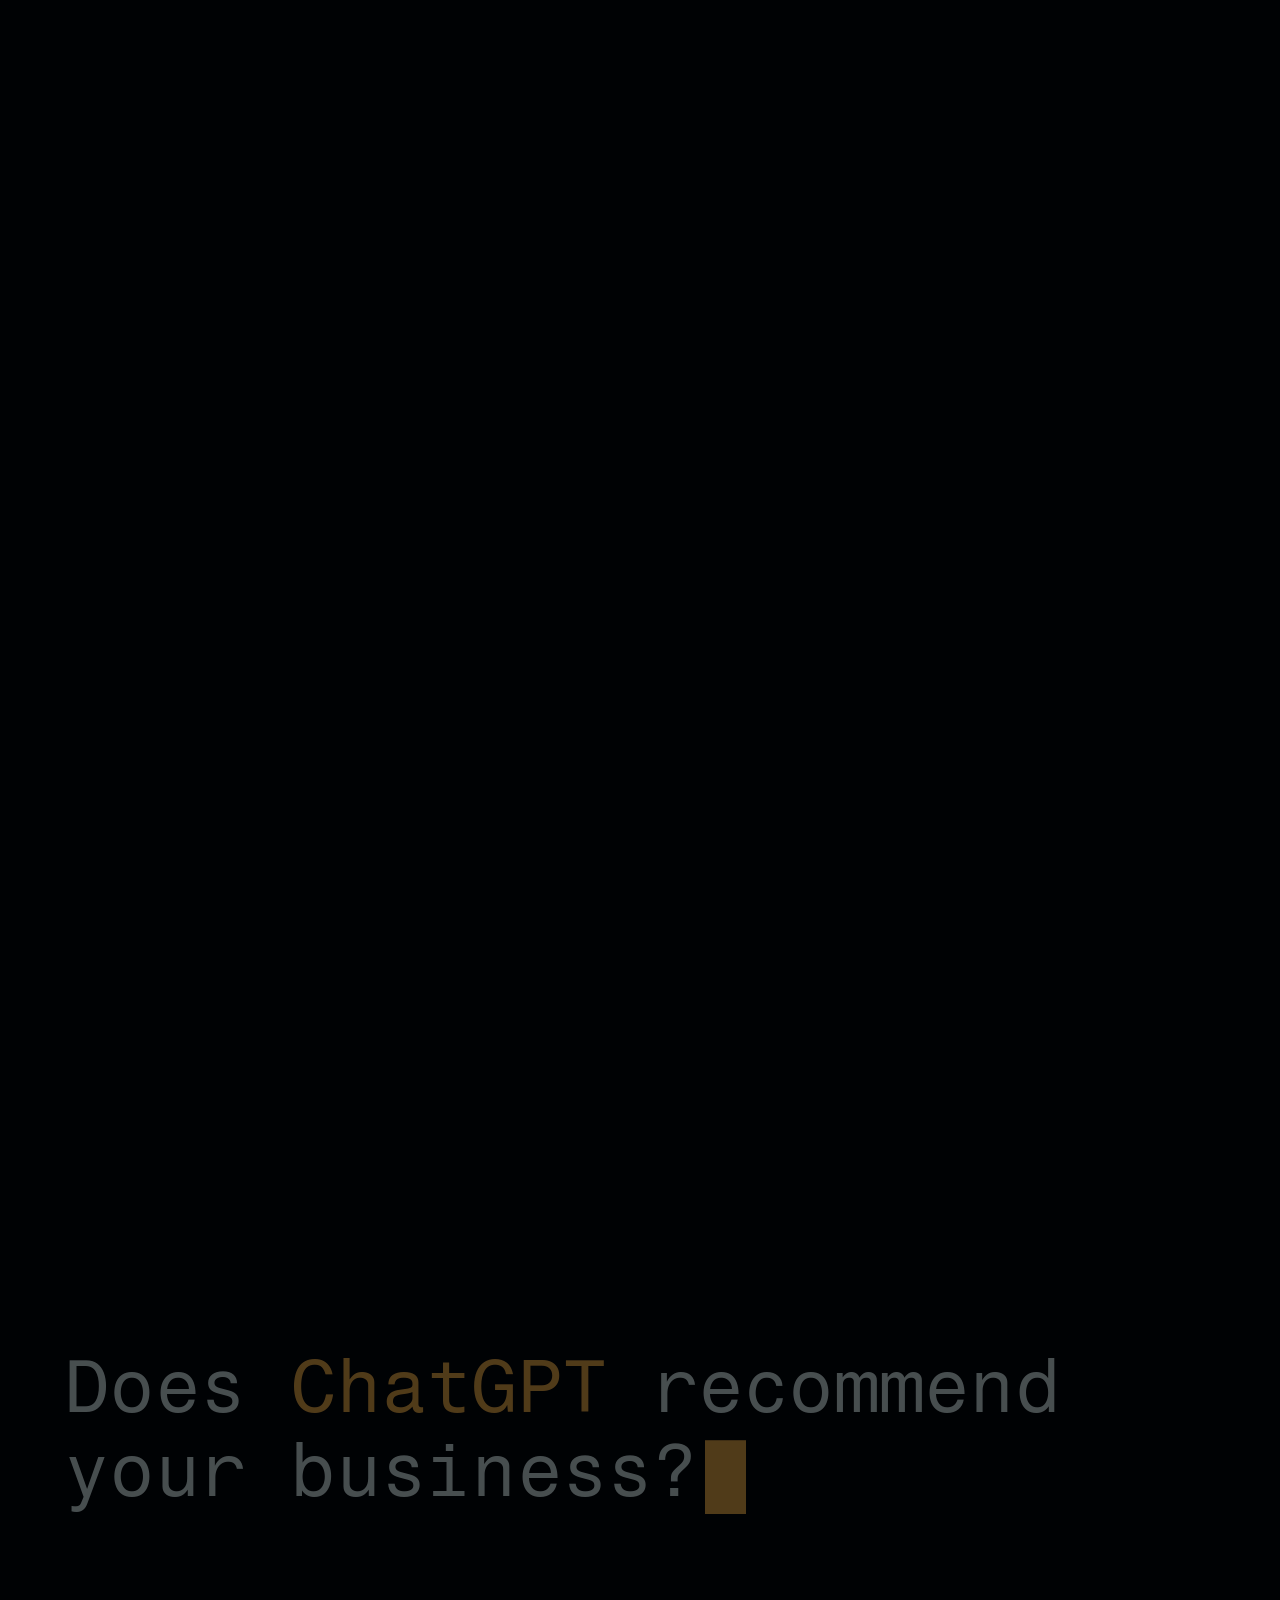
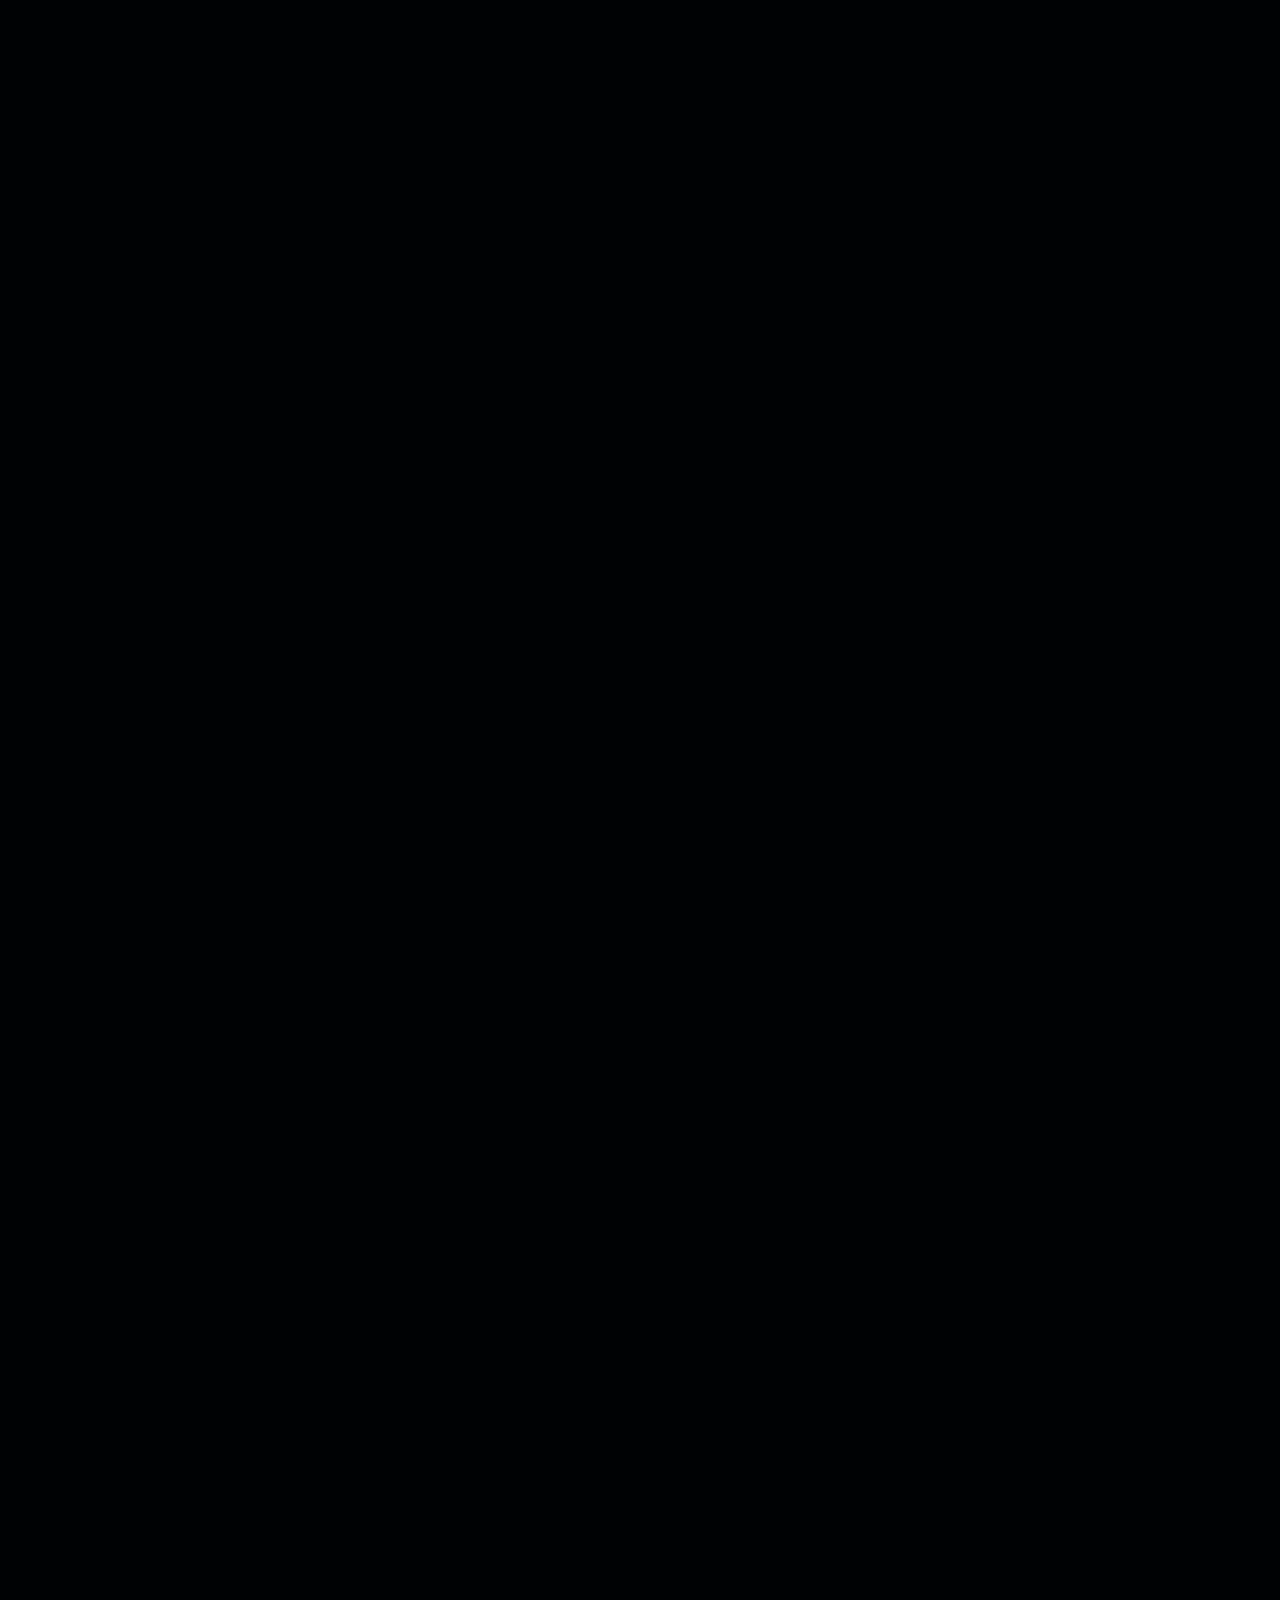
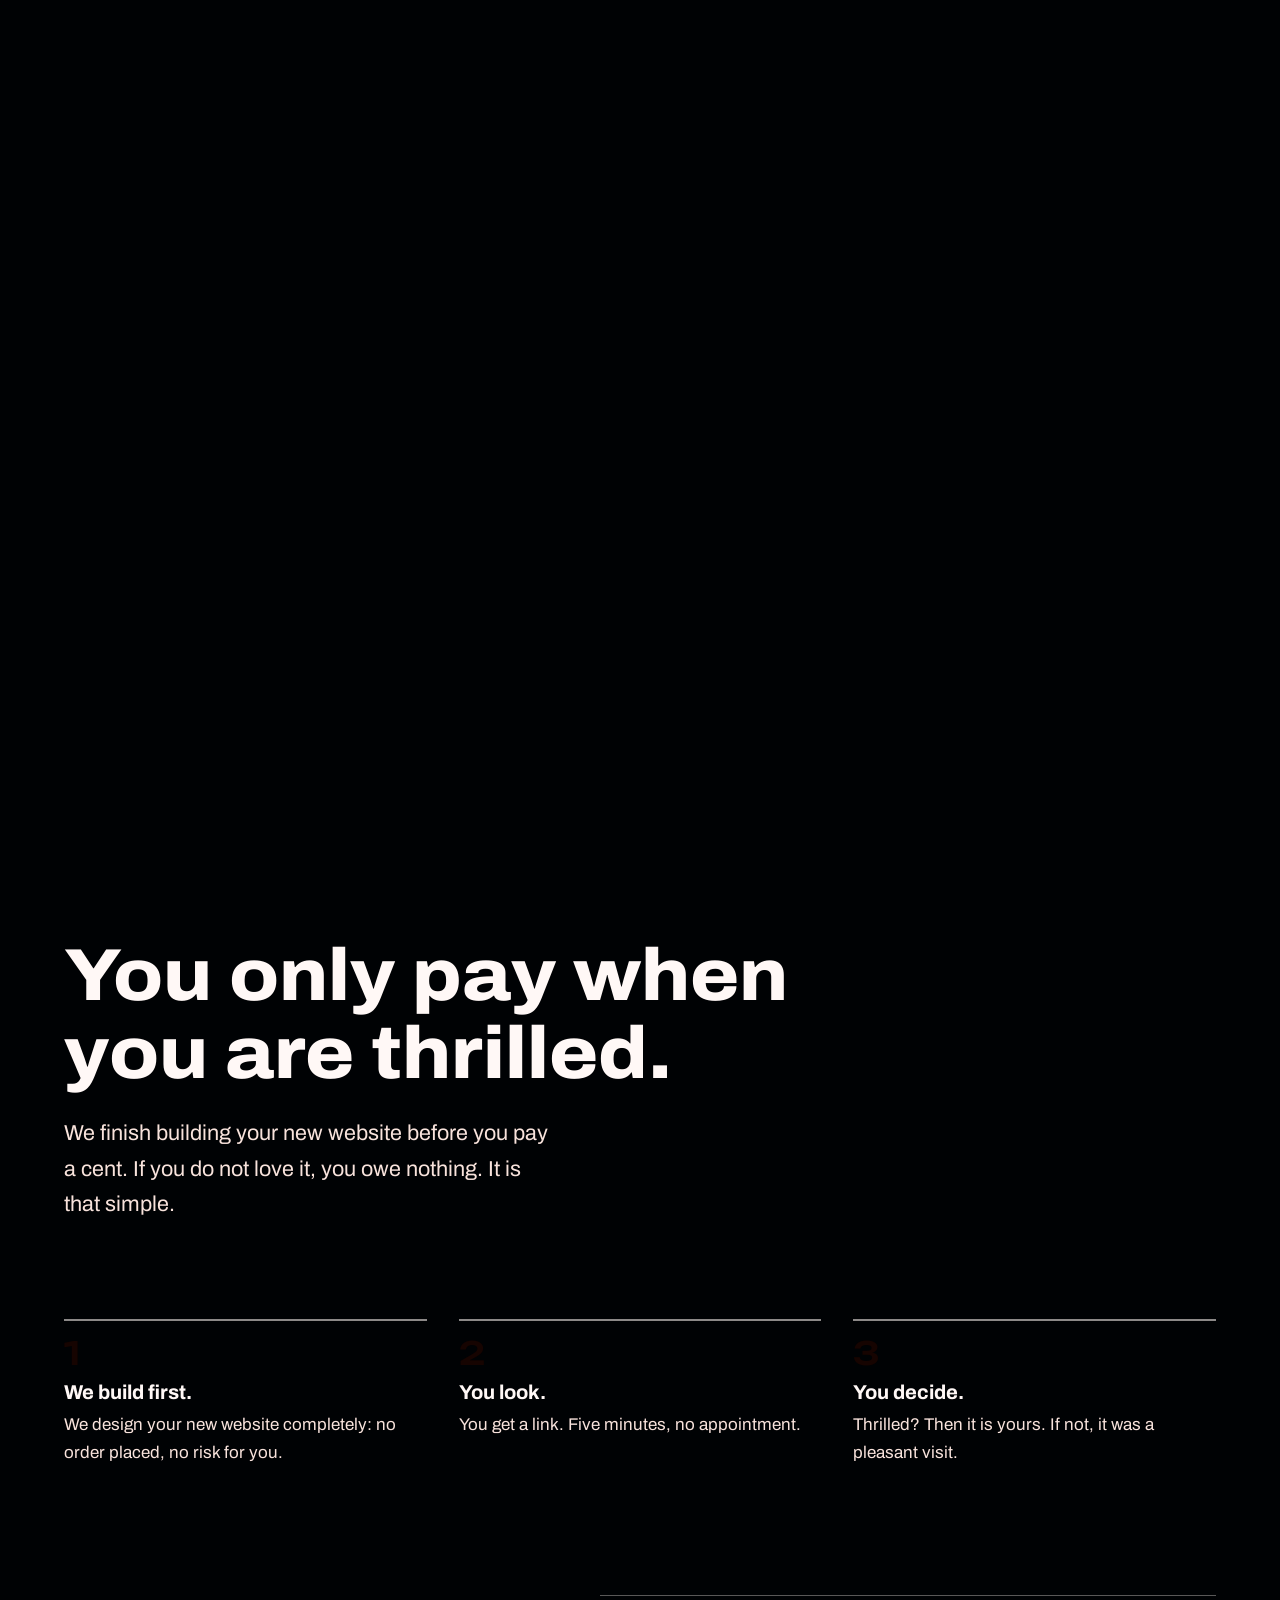
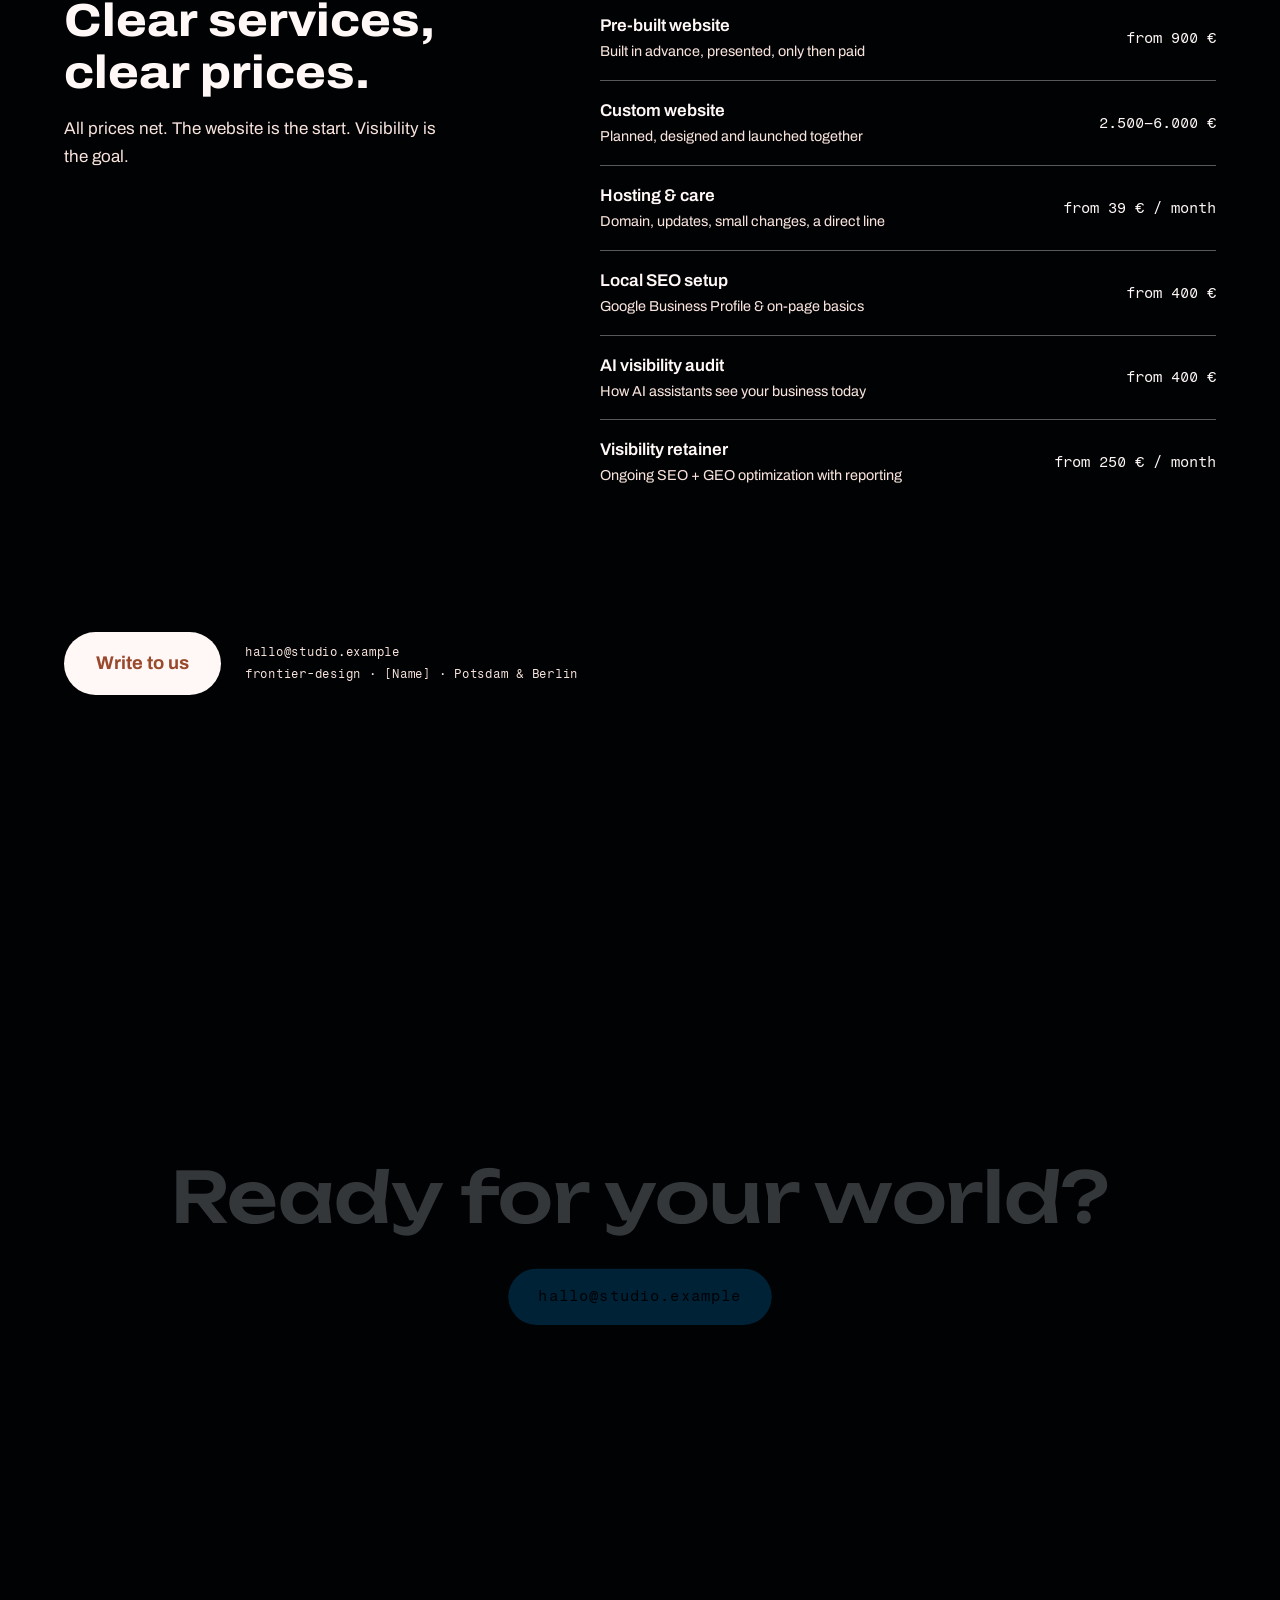
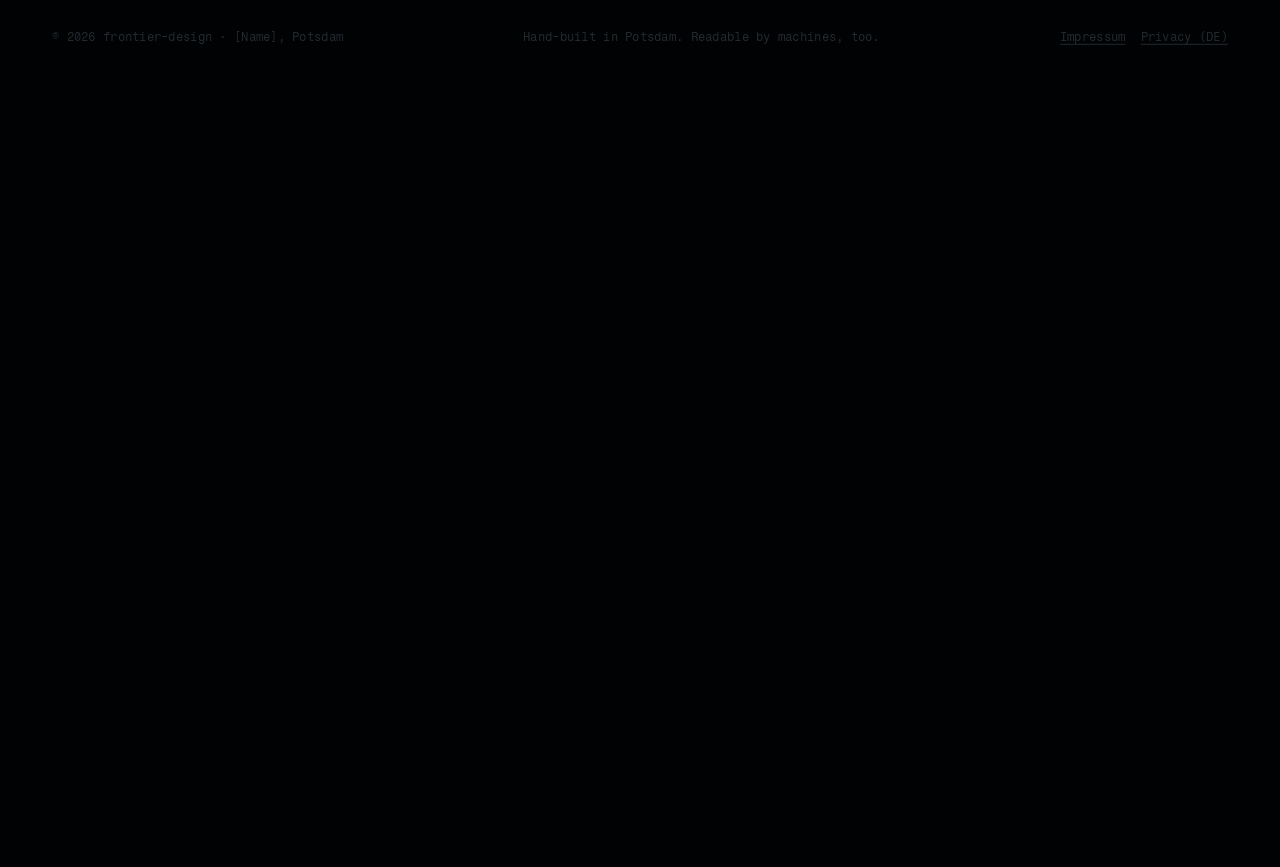
<file: en/index.html>
<!doctype html>
<html lang="en" class="no-js">
  <head>
    <meta charset="UTF-8" />
    <meta
      name="viewport"
      content="width=device-width, initial-scale=1, viewport-fit=cover"
    />
    <meta name="robots" content="noindex,nofollow" />
    <title>Draft · frontier-design — Web Design & AI Visibility from Potsdam</title>
    <meta
      name="description"
      content="frontier-design builds websites nobody forgets and AI assistants recommend. Web design, SEO and Generative Engine Optimization for Potsdam and Berlin. You only pay when you are thrilled."
    />
    <meta name="theme-color" content="#05070d" />
    <link rel="icon" href="../favicon.svg" type="image/svg+xml" />

    <meta property="og:type" content="website" />
    <meta property="og:locale" content="en_US" />
    <meta
      property="og:title"
      content="frontier-design — One Website. Five Worlds."
    />
    <meta
      property="og:description"
      content="Web design & AI visibility from Potsdam. One scroll through five design worlds, and an offer without risk: you only pay when you are thrilled."
    />

    <script type="application/ld+json">
      {
        "@context": "https://schema.org",
        "@type": "ProfessionalService",
        "name": "frontier-design",
        "description": "One-person studio for web design, web development, SEO and Generative Engine Optimization (AI visibility) in Potsdam, Germany. Websites are built in advance; clients only pay if they love the result.",
        "founder": {
          "@type": "Person",
          "name": "[Name]",
          "email": "mailto:hallo@studio.example"
        },
        "email": "mailto:hallo@studio.example",
        "address": {
          "@type": "PostalAddress",
          "addressLocality": "Potsdam",
          "addressCountry": "DE"
        },
        "areaServed": [
          { "@type": "City", "name": "Potsdam" },
          { "@type": "City", "name": "Berlin" }
        ],
        "knowsAbout": [
          "Webdesign",
          "Webentwicklung",
          "Suchmaschinenoptimierung",
          "Generative Engine Optimization",
          "KI-Sichtbarkeit"
        ],
        "makesOffer": [
          {
            "@type": "Offer",
            "name": "Pre-built website",
            "description": "Website built speculatively in advance; paid only on acceptance.",
            "priceSpecification": {
              "@type": "PriceSpecification",
              "minPrice": 900,
              "maxPrice": 1800,
              "priceCurrency": "EUR"
            }
          },
          {
            "@type": "Offer",
            "name": "Custom website",
            "priceSpecification": {
              "@type": "PriceSpecification",
              "minPrice": 2500,
              "maxPrice": 6000,
              "priceCurrency": "EUR"
            }
          },
          {
            "@type": "Offer",
            "name": "Hosting & care",
            "priceSpecification": {
              "@type": "UnitPriceSpecification",
              "minPrice": 39,
              "maxPrice": 99,
              "priceCurrency": "EUR",
              "unitText": "month"
            }
          },
          {
            "@type": "Offer",
            "name": "AI visibility audit",
            "priceSpecification": {
              "@type": "PriceSpecification",
              "minPrice": 400,
              "maxPrice": 900,
              "priceCurrency": "EUR"
            }
          },
          {
            "@type": "Offer",
            "name": "Visibility retainer (SEO + GEO)",
            "priceSpecification": {
              "@type": "UnitPriceSpecification",
              "minPrice": 250,
              "maxPrice": 600,
              "priceCurrency": "EUR",
              "unitText": "month"
            }
          }
        ]
      }
    </script>
    <meta name="twitter:card" content="summary_large_image" />

    <script>
      document.documentElement.classList.remove("no-js");
    </script>
    <script type="module" crossorigin src="../assets/main-DEVVx7fs.js"></script>
    <link rel="stylesheet" crossorigin href="../assets/main-CluDoQ0Z.css">
    <link rel="stylesheet" crossorigin href="../assets/base-B1781aUB.css">
  <style>.entwurf-banner{position:fixed;left:0;right:0;bottom:0;z-index:150;padding:8px 16px;background:#f2c94c;color:#05070d;font:500 13px/1.45 system-ui,-apple-system,"Segoe UI",sans-serif;text-align:center}.entwurf-banner strong{letter-spacing:.08em;text-transform:uppercase}body{padding-bottom:3.5rem}</style>
  </head>

  <body data-world="1">
    <div class="entwurf-banner" role="note"><strong>Draft</strong> · Design preview, not a real company website. frontier-design has not launched; offers, prices and details are placeholders.</div>
    <a class="skip-link" href="#inhalt">Skip to content</a>

    <div class="bg" aria-hidden="true">
      <div class="bg__layer bg__layer--w1"></div>
      <div class="bg__layer bg__layer--w2" data-bg="2"></div>
      <div class="bg__layer bg__layer--w3" data-bg="3"></div>
      <div class="bg__layer bg__layer--w4" data-bg="4"></div>
      <div class="bg__layer bg__layer--w5" data-bg="5"></div>
      <div class="bg__layer bg__layer--coda" data-bg="6"></div>
    </div>

    <canvas class="gl" id="gl" aria-hidden="true"></canvas>

    <header class="hud">
      <div class="hud__top">
        <a class="hud__mark" href="#welt-1">frontier<span>–</span>design</a>
        <div class="hud__actions">
          <nav class="hud__lang" aria-label="Language">
            <a href="../" lang="de" hreflang="de">DE</a>
            <span aria-current="true" lang="en">EN</span>
          </nav>
          <a class="hud__contact" href="mailto:hallo@studio.example">Contact</a>
        </div>
      </div>

      <nav class="hud__rail" aria-label="Worlds">
        <a class="hud__tick" href="#welt-1" aria-label="World 1 — Departure" aria-current="true"></a>
        <a class="hud__tick" href="#welt-2" aria-label="World 2 — Stance"></a>
        <a class="hud__tick" href="#welt-3" aria-label="World 3 — Craft"></a>
        <a class="hud__tick" href="#welt-4" aria-label="World 4 — Machines"></a>
        <a class="hud__tick" href="#welt-5" aria-label="World 5 — The Offer"></a>
        <a class="hud__tick" href="#coda" aria-label="End — Contact"></a>
      </nav>

      <div class="hud__bottom" aria-hidden="true">
        <p class="hud__world">
          <span class="hud__world-index" id="hud-index">W1 / 5</span>
          <span id="hud-name">Departure</span>
        </p>
        <p class="hud__world hud__place">Potsdam · Berlin</p>
      </div>
    </header>

    <main id="inhalt">
      <!-- ==================== W1 · AUFBRUCH ==================== -->
      <section class="world w1" id="welt-1" aria-label="Departure">
        <div class="world__stage w1__stage">
          <div class="wrap">
            <h1 class="w1__title">frontier-design</h1>
            <p class="w1__tagline">
              One website. <em>Five worlds.</em>
            </p>
            <p class="w1__sub">
              Web design &amp; AI visibility from Potsdam, Germany. This site is
              our proof of work: everything here, we can build for you too.
            </p>
          </div>
          <p class="w1__cue">Scroll</p>
        </div>
      </section>

      <!-- ==================== W2 · HALTUNG ==================== -->
      <section class="world w2" id="welt-2" aria-label="Stance">
        <div class="world__stage w2__stage">
          <div class="w2__marquee" aria-hidden="true">
            <p class="w2__marquee-track">
              Visible&nbsp;· Visible&nbsp;· Visible&nbsp;· Visible&nbsp;·
              Visible&nbsp;· Visible&nbsp;· Visible&nbsp;· Visible&nbsp;·
            </p>
          </div>
          <div class="wrap">
            <h2 class="sr-only">Why most websites do not work</h2>
            <p class="w2__row" data-slam="1">
              Your website is <span class="thin">your</span> shop window.
            </p>
            <p class="w2__row w2__row--right" data-slam="2">
              <span class="ghost">Most of them are</span> invisible.
            </p>
            <div class="w2__divider" data-slam="3"></div>
            <p class="w2__row" data-slam="4">
              Beautiful is <span class="deep">the baseline.</span>
            </p>
            <p class="w2__row w2__row--right" data-slam="5">
              Being found <span class="thin">is the</span> goal.
            </p>
            <div class="w2__closer" data-slam="6">
              <p>
                Outdated, slow, broken on phones: that is how local businesses
                lose customers every day. Not because their work is bad.
                Because nobody sees it. frontier-design builds the opposite.
              </p>
              <p class="w2__kick">A stance, not a template</p>
            </div>
          </div>
        </div>
      </section>

      <!-- ==================== W3 · HANDWERK ==================== -->
      <section class="world w3" id="welt-3" aria-label="Craft">
        <div class="world__stage w3__stage">
          <div class="wrap">
            <div class="w3__grid">
              <div>
                <h2 class="w3__display">
                  Beauty is an <em>argument.</em>
                </h2>
                <p class="w3__lead">
                  Visitors decide in seconds whether they trust you.
                  We design those seconds.
                </p>
                <p class="w3__note">
                  Every world on this page is its own design: its own type,
                  its own color, its own motion, rendered in real time.
                  <strong>No template, no site builder.</strong> Your website
                  gets the same care: a design that fits your trade, not just
                  any.
                </p>
              </div>
              <dl class="w3__craft">
                <div class="w3__craft-item">
                  <dt>Typography</dt>
                  <dd>Type that belongs to your brand, not to a site builder.</dd>
                </div>
                <div class="w3__craft-item">
                  <dt>Color</dt>
                  <dd>Palettes with attitude instead of agency gray.</dd>
                </div>
                <div class="w3__craft-item">
                  <dt>Motion</dt>
                  <dd>Animation that guides instead of distracting.</dd>
                </div>
                <div class="w3__craft-item">
                  <dt>Dimension</dt>
                  <dd>Light and depth where flat pages end.</dd>
                </div>
              </dl>
            </div>
          </div>
        </div>
      </section>

      <!-- ==================== W4 · MASCHINEN ==================== -->
      <section class="world w4" id="welt-4" aria-label="Machines">
        <div class="world__stage w4__stage">
          <div class="wrap">
            <h2 class="w4__head">
              Does <span class="amber">ChatGPT</span> recommend
              your business?<span class="w4__caret" aria-hidden="true"></span>
            </h2>
            <div class="w4__cols">
              <div>
                <p class="w4__prose">
                  Your customers no longer just ask Google. They ask AI
                  assistants, and those recommend what they can read and
                  understand.
                </p>
                <p class="w4__prose">
                  <strong>Generative Engine Optimization</strong> makes your
                  website readable for machines: structured data, clear
                  answers, quotable content. Most agencies have never heard of
                  it. Neither has your competition.
                </p>
                <p class="w4__footnote">
                  This site practices what it preaches:
                  <a href="../llms.txt">llms.txt</a> · structured data ·
                  semantic HTML. Does yours?
                </p>
              </div>
              <figure class="w4__terminal">
                <figcaption class="w4__terminal-bar">
                  <span>Machine view</span>
                  <span>this page</span>
                </figcaption>
                <pre class="w4__terminal-body" id="terminal" aria-live="off">
<span class="key">&gt; reading frontier-design …</span>
{
  <span class="key">"@type"</span>: <span class="val">"ProfessionalService"</span>,
  <span class="key">"name"</span>: <span class="val">"frontier-design"</span>,
  <span class="key">"areaServed"</span>: [<span class="val">"Potsdam"</span>, <span class="val">"Berlin"</span>],
  <span class="key">"knowsAbout"</span>: [<span class="val">"Webdesign"</span>, <span class="val">"SEO"</span>,
                 <span class="val">"Generative Engine Optimization"</span>],
  <span class="key">"offers"</span>: <span class="val">"Website built in advance, paid
             only if you love it"</span>
}
<span class="ok">✓ understood · machine-readable · quotable</span></pre>
              </figure>
            </div>
          </div>
        </div>
      </section>

      <!-- ==================== W5 · ANGEBOT ==================== -->
      <section class="world w5" id="welt-5" aria-label="The Offer">
        <div class="world__stage w5__stage">
          <div class="wrap">
            <h2 class="w5__head">You only pay when you are thrilled.</h2>
            <p class="w5__lead">
              We finish building your new website before you pay a cent.
              If you do not love it, you owe nothing. It is that simple.
            </p>

            <h3 class="sr-only">How it works</h3>
            <ol class="w5__process">
              <li>
                <h3>We build first.</h3>
                <p>
                  We design your new website completely: no order placed,
                  no risk for you.
                </p>
              </li>
              <li>
                <h3>You look.</h3>
                <p>You get a link. Five minutes, no appointment.</p>
              </li>
              <li>
                <h3>You decide.</h3>
                <p>
                  Thrilled? Then it is yours. If not, it was a pleasant
                  visit.
                </p>
              </li>
            </ol>

            <div class="w5__offers">
              <div>
                <h3 class="w5__offers-title">Clear services, clear prices.</h3>
                <p class="w5__offers-note">
                  All prices net. The website is the start. Visibility is
                  the goal.
                </p>
              </div>
              <table class="w5__table">
                <caption class="sr-only">
                  Services and prices of frontier-design
                </caption>
                <tbody>
                  <tr>
                    <th scope="row">
                      Pre-built website
                      <small>Built in advance, presented, only then paid</small>
                    </th>
                    <td>from 900&nbsp;€</td>
                  </tr>
                  <tr>
                    <th scope="row">
                      Custom website
                      <small>Planned, designed and launched together</small>
                    </th>
                    <td>2.500–6.000&nbsp;€</td>
                  </tr>
                  <tr>
                    <th scope="row">
                      Hosting &amp; care
                      <small>Domain, updates, small changes, a direct line</small>
                    </th>
                    <td>from 39&nbsp;€ / month</td>
                  </tr>
                  <tr>
                    <th scope="row">
                      Local SEO setup
                      <small>Google Business Profile &amp; on-page basics</small>
                    </th>
                    <td>from 400&nbsp;€</td>
                  </tr>
                  <tr>
                    <th scope="row">
                      AI visibility audit
                      <small>How AI assistants see your business today</small>
                    </th>
                    <td>from 400&nbsp;€</td>
                  </tr>
                  <tr>
                    <th scope="row">
                      Visibility retainer
                      <small>Ongoing SEO + GEO optimization with reporting</small>
                    </th>
                    <td>from 250&nbsp;€ / month</td>
                  </tr>
                </tbody>
              </table>
            </div>

            <div class="w5__cta">
              <a class="w5__cta-button" href="mailto:hallo@studio.example"
                >Write to us</a
              >
              <p class="w5__cta-meta">
                hallo@studio.example<br />
                frontier-design · [Name] · Potsdam &amp; Berlin
              </p>
            </div>
          </div>
        </div>
      </section>

      <!-- ==================== CODA ==================== -->
      <section class="world coda" id="coda" aria-label="Contact">
        <div class="world__stage coda__stage">
          <h2 class="coda__head">Ready for your world?</h2>
          <a class="coda__cta" href="mailto:hallo@studio.example"
            >hallo@studio.example</a
          >
          <footer class="coda__footer">
            <p>© 2026 frontier-design · [Name], Potsdam</p>
            <p>Hand-built in Potsdam. Readable by machines, too.</p>
            <p class="coda__legal">
              <a href="../impressum.html" hreflang="de">Impressum</a>
              <a href="../datenschutz.html" hreflang="de">Privacy (DE)</a>
            </p>
          </footer>
        </div>
      </section>
    </main>
  </body>
</html>
</file>
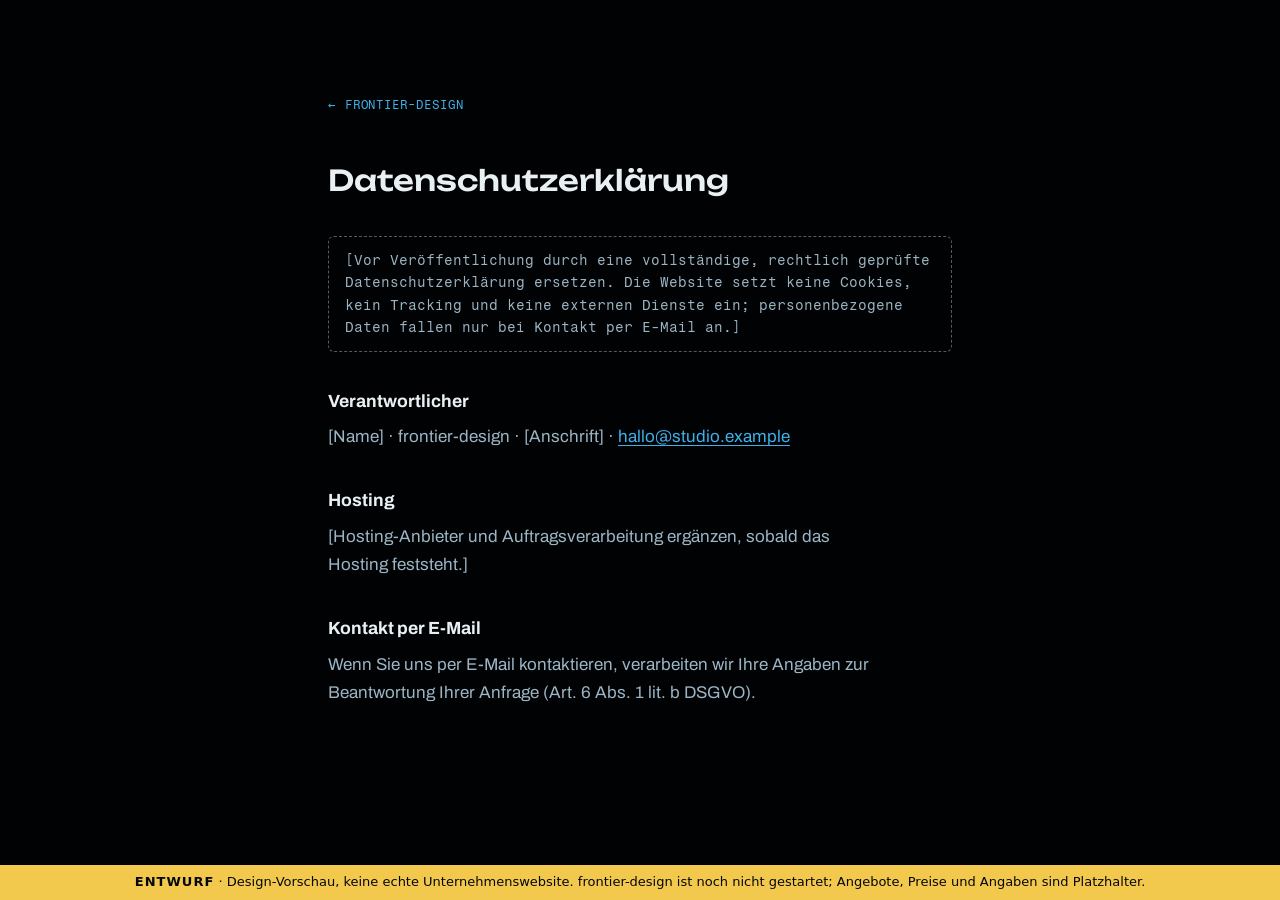
<file: datenschutz.html>
<!doctype html>
<html lang="de">
  <head>
    <meta charset="UTF-8" />
    <meta name="viewport" content="width=device-width, initial-scale=1" />
    <meta name="robots" content="noindex,nofollow" />
    <title>Entwurf · Datenschutzerklärung — frontier-design</title>
    <link rel="icon" href="./favicon.svg" type="image/svg+xml" />
    <style>
      .legal {
        max-width: 42rem;
        margin-inline: auto;
        padding: clamp(4rem, 10vh, 7rem) 1.5rem 5rem;
      }
      .legal h1 {
        font-family: var(--font-brand);
        font-variation-settings: "wght" 520;
        font-size: 1.8rem;
        margin-bottom: 2.5rem;
      }
      .legal h2 {
        font-size: 1.1rem;
        margin: 2.5rem 0 0.75rem;
      }
      .legal p {
        color: var(--w1-muted);
      }
      .legal a {
        color: var(--c-cobalt-soft);
        text-underline-offset: 3px;
      }
      .legal .todo {
        border: 1px dashed color-mix(in oklch, var(--w1-muted) 50%, transparent);
        border-radius: 6px;
        padding: 0.75rem 1rem;
        font-family: var(--font-mono);
        font-size: 0.85rem;
      }
      .legal .back {
        display: inline-block;
        margin-bottom: 3rem;
        font-family: var(--font-mono);
        font-size: 0.78rem;
        letter-spacing: 0.08em;
        text-transform: uppercase;
        text-decoration: none;
      }
    </style>
    <link rel="stylesheet" crossorigin href="./assets/base-B1781aUB.css">
  <style>.entwurf-banner{position:fixed;left:0;right:0;bottom:0;z-index:150;padding:8px 16px;background:#f2c94c;color:#05070d;font:500 13px/1.45 system-ui,-apple-system,"Segoe UI",sans-serif;text-align:center}.entwurf-banner strong{letter-spacing:.08em;text-transform:uppercase}body{padding-bottom:3.5rem}</style>
  </head>
  <body>
    <div class="entwurf-banner" role="note"><strong>Entwurf</strong> · Design-Vorschau, keine echte Unternehmenswebsite. frontier-design ist noch nicht gestartet; Angebote, Preise und Angaben sind Platzhalter.</div>
    <main class="legal">
      <a class="back" href="./">← frontier-design</a>
      <h1>Datenschutzerklärung</h1>

      <p class="todo">
        [Vor Veröffentlichung durch eine vollständige, rechtlich geprüfte
        Datenschutzerklärung ersetzen. Die Website setzt keine Cookies, kein
        Tracking und keine externen Dienste ein; personenbezogene Daten
        fallen nur bei Kontakt per E-Mail an.]
      </p>

      <h2>Verantwortlicher</h2>
      <p>
        [Name] · frontier-design · [Anschrift] ·
        <a href="mailto:hallo@studio.example">hallo@studio.example</a>
      </p>

      <h2>Hosting</h2>
      <p>
        [Hosting-Anbieter und Auftragsverarbeitung ergänzen, sobald das
        Hosting feststeht.]
      </p>

      <h2>Kontakt per E-Mail</h2>
      <p>
        Wenn Sie uns per E-Mail kontaktieren, verarbeiten wir Ihre Angaben
        zur Beantwortung Ihrer Anfrage (Art. 6 Abs. 1 lit. b DSGVO).
      </p>
    </main>
  </body>
</html>
</file>
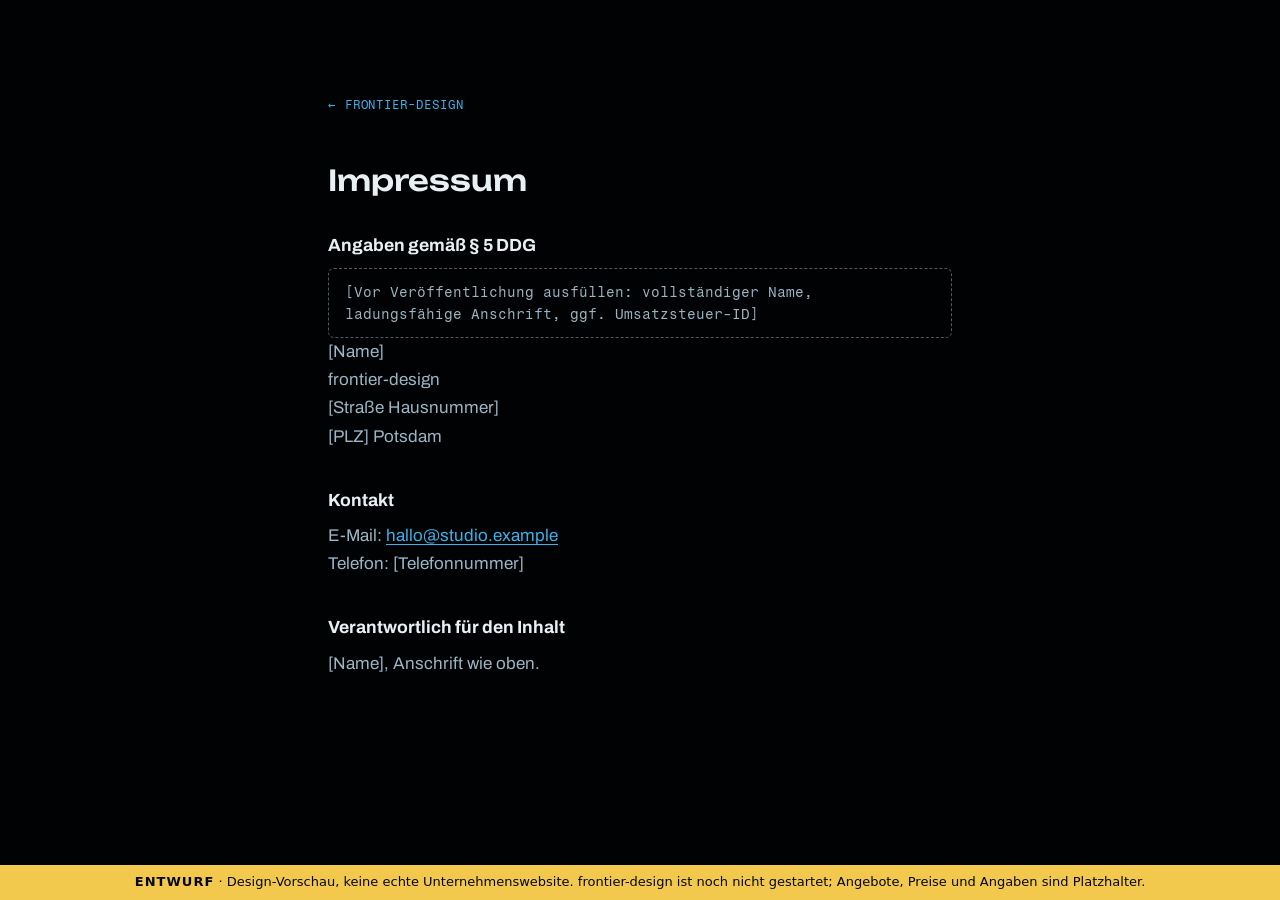
<file: impressum.html>
<!doctype html>
<html lang="de">
  <head>
    <meta charset="UTF-8" />
    <meta name="viewport" content="width=device-width, initial-scale=1" />
    <meta name="robots" content="noindex,nofollow" />
    <title>Entwurf · Impressum — frontier-design</title>
    <link rel="icon" href="./favicon.svg" type="image/svg+xml" />
    <style>
      .legal {
        max-width: 42rem;
        margin-inline: auto;
        padding: clamp(4rem, 10vh, 7rem) 1.5rem 5rem;
      }
      .legal h1 {
        font-family: var(--font-brand);
        font-variation-settings: "wght" 520;
        font-size: 1.8rem;
        margin-bottom: 2.5rem;
      }
      .legal h2 {
        font-size: 1.1rem;
        margin: 2.5rem 0 0.75rem;
      }
      .legal p {
        color: var(--w1-muted);
      }
      .legal a {
        color: var(--c-cobalt-soft);
        text-underline-offset: 3px;
      }
      .legal .todo {
        border: 1px dashed color-mix(in oklch, var(--w1-muted) 50%, transparent);
        border-radius: 6px;
        padding: 0.75rem 1rem;
        font-family: var(--font-mono);
        font-size: 0.85rem;
      }
      .legal .back {
        display: inline-block;
        margin-bottom: 3rem;
        font-family: var(--font-mono);
        font-size: 0.78rem;
        letter-spacing: 0.08em;
        text-transform: uppercase;
        text-decoration: none;
      }
    </style>
    <link rel="stylesheet" crossorigin href="./assets/base-B1781aUB.css">
  <style>.entwurf-banner{position:fixed;left:0;right:0;bottom:0;z-index:150;padding:8px 16px;background:#f2c94c;color:#05070d;font:500 13px/1.45 system-ui,-apple-system,"Segoe UI",sans-serif;text-align:center}.entwurf-banner strong{letter-spacing:.08em;text-transform:uppercase}body{padding-bottom:3.5rem}</style>
  </head>
  <body>
    <div class="entwurf-banner" role="note"><strong>Entwurf</strong> · Design-Vorschau, keine echte Unternehmenswebsite. frontier-design ist noch nicht gestartet; Angebote, Preise und Angaben sind Platzhalter.</div>
    <main class="legal">
      <a class="back" href="./">← frontier-design</a>
      <h1>Impressum</h1>

      <h2>Angaben gemäß § 5 DDG</h2>
      <p class="todo">
        [Vor Veröffentlichung ausfüllen: vollständiger Name, ladungsfähige
        Anschrift, ggf. Umsatzsteuer-ID]
      </p>
      <p>
        [Name]<br />
        frontier-design<br />
        [Straße Hausnummer]<br />
        [PLZ] Potsdam
      </p>

      <h2>Kontakt</h2>
      <p>
        E-Mail: <a href="mailto:hallo@studio.example">hallo@studio.example</a><br />
        Telefon: [Telefonnummer]
      </p>

      <h2>Verantwortlich für den Inhalt</h2>
      <p>[Name], Anschrift wie oben.</p>
    </main>
  </body>
</html>
</file>
<file: assets/main-CluDoQ0Z.css>
.w1{height:220svh}.w1__stage{text-align:center;color:var(--w1-ink);align-items:center}.w1__title{font-family:var(--font-brand);font-variation-settings:"wght" 640;font-size:var(--fs-hero);letter-spacing:.01em;line-height:1.05}.gl-on .w1__title{opacity:0}.w1__tagline{font-family:var(--font-brand);font-variation-settings:"wght" 420;font-size:var(--fs-d2);margin-top:min(31svh,17rem);line-height:1.25}.w1__tagline em{color:var(--c-cobalt-soft);font-style:normal}.w1__sub{margin-top:var(--sp-4);max-width:46ch;color:var(--w1-muted);font-size:var(--fs-lead);margin-inline:auto;line-height:1.6}.w1__cue{bottom:max(var(--sp-6), env(safe-area-inset-bottom));align-items:center;gap:var(--sp-2);font-family:var(--font-mono);font-size:var(--fs-mono);letter-spacing:.14em;text-transform:uppercase;color:var(--w1-muted);flex-direction:column;display:flex;position:absolute;left:50%;translate:-50%}.w1__cue:after{content:"";background:linear-gradient(var(--c-cobalt-soft), transparent);width:1px;height:3.5rem;animation:cue-fall 2.2s var(--ease-out-quint) infinite;transform-origin:top}@media (max-width:720px){.w1__tagline{margin-top:min(20svh,10rem)}.w1__cue{bottom:max(var(--sp-4), env(safe-area-inset-bottom))}.w1__cue:after{height:2.25rem}}@keyframes cue-fall{0%{transform:scaleY(0)}45%{opacity:1;transform:scaleY(1)}to{opacity:0;transform:scaleY(1)}}.w2{height:320svh;color:var(--w2-ink)}.w2__stage{justify-content:center;gap:var(--sp-6);overflow:clip}.w2__row{font-family:var(--font-sans);font-variation-settings:"wght" 860, "wdth" 125;font-size:var(--fs-d1);text-transform:uppercase;letter-spacing:-.01em;white-space:nowrap;line-height:1.02}.w2__row--right{text-align:right}.w2__row .thin{font-variation-settings:"wght" 260, "wdth" 78;letter-spacing:.02em}.w2__row .ghost{color:#0000;-webkit-text-stroke:1.5px var(--w2-ink)}.w2__row .deep{color:var(--w2-deep)}.w2__divider{background:var(--w2-ink);transform-origin:0;height:2px}.w2__closer{gap:var(--sp-6) var(--sp-8);margin-top:var(--sp-6);grid-template-columns:minmax(0,1.1fr) minmax(0,1fr);align-items:end;display:grid}.w2__closer p{max-width:52ch;font-size:var(--fs-lead);font-variation-settings:"wght" 480;line-height:1.55}.w2__kick{font-family:var(--font-mono);font-size:var(--fs-mono);letter-spacing:.08em;text-transform:uppercase;text-align:right;color:var(--w2-ink)}.w2__marquee{inset-inline:0;pointer-events:none;opacity:.13;position:absolute;bottom:5svh;overflow:clip}.w2__marquee-track{width:max-content;font-family:var(--font-sans);font-variation-settings:"wght" 900, "wdth" 125;text-transform:uppercase;color:#0000;-webkit-text-stroke:1.5px var(--w2-ink);gap:.6em;font-size:min(13vw,9.5rem);line-height:1;animation:26s linear infinite marquee;display:flex}@keyframes marquee{to{transform:translate(-50%)}}@media (max-width:720px){.w2__row{white-space:normal;font-variation-settings:"wght" 860, "wdth" 104;font-size:clamp(1.55rem,8.4vw,2.6rem);line-height:1.06}.w2__row .thin{font-variation-settings:"wght" 280, "wdth" 82}.w2__row--right{text-align:left}.w2__closer{grid-template-columns:1fr;align-items:start}.w2__kick{text-align:left}}.w3{height:300svh;color:var(--w3-ink)}.w3__stage{justify-content:center}.w3__grid{gap:var(--sp-7) var(--sp-9);grid-template-columns:minmax(0,7fr) minmax(0,5fr);align-items:start;display:grid}.w3__display{font-family:var(--font-serif);font-variation-settings:"wght" 460, "opsz" 96;font-size:var(--fs-hero);letter-spacing:-.015em;line-height:1.06}.w3__display em{font-variation-settings:"wght" 420, "opsz" 96;color:#006697;color:lab(39.4546% -15.1378 -46.6027);font-style:italic}.w3__lead{margin-top:var(--sp-6);font-size:var(--fs-lead);max-width:46ch;color:var(--w3-muted);line-height:1.6}.w3__craft{gap:var(--sp-5);margin-top:var(--sp-8);flex-direction:column;display:flex}.w3__craft-item{gap:var(--sp-4);padding-top:var(--sp-4);border-top:1px solid color-mix(in oklch, var(--w3-ink) 18%, transparent);grid-template-columns:9.5rem minmax(0,1fr);align-items:baseline;display:grid}.w3__craft-item dt{font-family:var(--font-serif);font-variation-settings:"wght" 480, "opsz" 40;font-size:1.35rem;font-style:italic}.w3__craft-item:first-child dt{color:#006697;color:lab(39.4546% -15.1378 -46.6027)}.w3__craft-item:nth-child(2) dt{color:var(--w3-rose)}.w3__craft-item:nth-child(3) dt{color:var(--w3-mint)}.w3__craft-item:nth-child(4) dt{color:var(--w3-lilac)}.w3__craft-item dd{font-size:var(--fs-body);color:var(--w3-muted)}.w3__note{margin-top:var(--sp-7);max-width:52ch;font-size:var(--fs-body);color:var(--w3-muted)}.w3__note strong{color:var(--w3-ink);font-variation-settings:"wght" 620}@media (max-width:900px){.w3__grid{gap:var(--sp-6);grid-template-columns:1fr}.w3__craft{margin-top:var(--sp-4)}.w3__craft-item{grid-template-columns:7.5rem minmax(0,1fr)}}.w4{height:320svh;color:var(--w4-ink)}.w4__stage{font-family:var(--font-mono);justify-content:center}.w4__head{max-width:26ch;font-size:var(--fs-d1);letter-spacing:-.01em;font-weight:400;line-height:1.14}.w4__head .amber{color:var(--w4-amber)}.w4__caret{vertical-align:text-bottom;background:var(--w4-amber);width:.55em;height:1em;margin-left:.1em;animation:1.1s step-end infinite caret;display:inline-block}@keyframes caret{50%{opacity:0}}.w4__cols{gap:var(--sp-7) var(--sp-9);margin-top:var(--sp-8);grid-template-columns:minmax(0,1fr) minmax(0,1fr);align-items:start;display:grid}.w4__prose{font-family:var(--font-sans);font-size:var(--fs-lead);max-width:48ch;color:var(--w4-ink);line-height:1.6}.w4__prose+.w4__prose{margin-top:var(--sp-4)}.w4__prose strong{color:var(--w4-amber);font-variation-settings:"wght" 560}.w4__terminal{border:1px solid color-mix(in oklch, var(--w4-dim) 45%, transparent);background:color-mix(in oklch, var(--w4-bg) 60%, #000406);border-radius:6px;font-size:.82rem;line-height:1.7;overflow:hidden}@supports (color:lab(0% 0 0)){.w4__terminal{background:color-mix(in oklch, var(--w4-bg) 60%, lab(.938171% -1.16917 -1.05199))}}.w4__terminal-bar{justify-content:space-between;gap:var(--sp-4);padding:var(--sp-2) var(--sp-4);border-bottom:1px solid color-mix(in oklch, var(--w4-dim) 30%, transparent);color:var(--w4-dim);font-size:var(--fs-mono);letter-spacing:.08em;text-transform:uppercase;display:flex}.w4__terminal-body{padding:var(--sp-4) var(--sp-5);white-space:pre-wrap;word-break:break-word;color:var(--w4-dim);min-height:16.5rem;margin:0}.w4__terminal-body .key{color:var(--w4-ink)}.w4__terminal-body .val{color:var(--w4-amber)}.w4__terminal-body .ok{color:#61d19a;color:lab(76.2044% -42.9221 16.9102)}.w4__footnote{margin-top:var(--sp-6);font-size:var(--fs-mono);letter-spacing:.06em;color:var(--w4-dim)}.w4__footnote a{color:var(--w4-amber);-webkit-text-decoration-color:color-mix(in oklch, var(--w4-amber) 45%, transparent);text-decoration-color:color-mix(in oklch, var(--w4-amber) 45%, transparent);text-underline-offset:3px}@media (max-width:900px){.w4__cols{gap:var(--sp-6);grid-template-columns:1fr}}.w5{color:var(--w5-ink)}.w5__stage{min-height:100svh;padding-block:var(--sp-section);justify-content:flex-start;position:static}.w5__head{font-family:var(--font-sans);font-variation-settings:"wght" 800, "wdth" 108;font-size:var(--fs-d1);max-width:18ch;line-height:1.06}.w5__lead{margin-top:var(--sp-5);font-size:var(--fs-lead);max-width:46ch;color:var(--w5-soft)}.w5__process{counter-reset:step;gap:var(--sp-6);margin-top:var(--sp-9);grid-template-columns:repeat(3,minmax(0,1fr));padding:0;list-style:none;display:grid}.w5__process li{counter-increment:step;border-top:2px solid color-mix(in oklch, var(--w5-ink) 55%, transparent);padding-top:var(--sp-4)}.w5__process li:before{content:counter(step);font-family:var(--font-brand);font-variation-settings:"wght" 560;margin-bottom:var(--sp-3);color:var(--w5-deep);font-size:2rem;line-height:1;display:block}.w5__process h3{font-variation-settings:"wght" 720;margin-bottom:var(--sp-2);font-size:1.25rem}.w5__process p{color:var(--w5-soft);font-size:var(--fs-body)}.w5__offers{margin-top:var(--sp-10);gap:var(--sp-6) var(--sp-9);grid-template-columns:minmax(0,5fr) minmax(0,7fr);align-items:start;display:grid}.w5__offers-title{font-size:var(--fs-d2);font-variation-settings:"wght" 780, "wdth" 108;max-width:14ch}.w5__offers-note{margin-top:var(--sp-4);color:var(--w5-soft);max-width:38ch}.w5__table{border-collapse:collapse;width:100%;font-size:var(--fs-body)}.w5__table caption{text-align:left}.w5__table th{text-align:left;font-variation-settings:"wght" 620;padding:var(--sp-4) var(--sp-4) var(--sp-4) 0}.w5__table td{text-align:right;font-family:var(--font-mono);white-space:nowrap;padding:var(--sp-4) 0;font-variant-numeric:tabular-nums;font-size:.92rem}.w5__table tr{border-top:1px solid color-mix(in oklch, var(--w5-ink) 35%, transparent)}.w5__table th small{font-variation-settings:"wght" 420;font-size:var(--fs-small);color:var(--w5-soft);max-width:42ch;display:block}.w5__cta{margin-top:var(--sp-10);align-items:center;gap:var(--sp-5);flex-wrap:wrap;display:flex}.w5__cta-button{font-family:var(--font-sans);font-variation-settings:"wght" 700;color:var(--w5-bg);background:var(--w5-ink);padding:var(--sp-4) var(--sp-6);transition:transform .25s var(--ease-out-quint), box-shadow .25s var(--ease-out-quint);border-radius:999px;font-size:1.15rem;text-decoration:none;display:inline-block}.w5__cta-button:hover,.w5__cta-button:focus-visible{box-shadow:0 10px 30px -12px var(--w5-deep);transform:translateY(-2px)}.w5__cta-meta{font-family:var(--font-mono);font-size:var(--fs-mono);letter-spacing:.06em;color:var(--w5-soft);line-height:1.8}@media (max-width:900px){.w5__process,.w5__offers{gap:var(--sp-5);grid-template-columns:1fr}}.coda{height:180svh;color:var(--w1-ink)}.coda__stage{text-align:center;justify-content:center;align-items:center;gap:var(--sp-6)}.coda__head{font-family:var(--font-brand);font-variation-settings:"wght" 520;font-size:var(--fs-d1);line-height:1.15}.coda__cta{font-family:var(--font-mono);letter-spacing:.04em;color:var(--w1-bg);background:var(--c-cobalt);padding:var(--sp-4) var(--sp-6);transition:transform .25s var(--ease-out-quint), background-color .25s var(--ease-out-quint);border-radius:999px;font-size:1rem;text-decoration:none;display:inline-block}.coda__cta:hover,.coda__cta:focus-visible{background:#00abed;background:lab(65.1759% -21.1933 -50.0331);transform:translateY(-2px)}.coda__footer{inset-inline:0;padding:var(--sp-5) max(var(--sp-5), env(safe-area-inset-right)) max(var(--sp-5), env(safe-area-inset-bottom)) max(var(--sp-5), env(safe-area-inset-left));justify-content:space-between;gap:var(--sp-3) var(--sp-5);font-family:var(--font-mono);font-size:var(--fs-mono);letter-spacing:.05em;color:var(--w1-muted);flex-wrap:wrap;display:flex;position:absolute;bottom:0}.coda__footer a{color:inherit;text-underline-offset:3px}.coda__footer a:hover,.coda__footer a:focus-visible{color:var(--w1-ink)}.coda__legal{gap:var(--sp-4);display:flex}
</file>
<file: assets/base-B1781aUB.css>
@font-face{font-family:Unbounded Variable;font-style:normal;font-display:swap;font-weight:200 900;src:url([data-uri])format("woff2-variations");unicode-range:U+460-52F,U+1C80-1C8A,U+20B4,U+2DE0-2DFF,U+A640-A69F,U+FE2E-FE2F}@font-face{font-family:Unbounded Variable;font-style:normal;font-display:swap;font-weight:200 900;src:url(./unbounded-cyrillic-wght-normal-C627f1f8.woff2)format("woff2-variations");unicode-range:U+301,U+400-45F,U+490-491,U+4B0-4B1,U+2116}@font-face{font-family:Unbounded Variable;font-style:normal;font-display:swap;font-weight:200 900;src:url(./unbounded-vietnamese-wght-normal-rat7GD3o.woff2)format("woff2-variations");unicode-range:U+102-103,U+110-111,U+128-129,U+168-169,U+1A0-1A1,U+1AF-1B0,U+300-301,U+303-304,U+308-309,U+323,U+329,U+1EA0-1EF9,U+20AB}@font-face{font-family:Unbounded Variable;font-style:normal;font-display:swap;font-weight:200 900;src:url(./unbounded-latin-ext-wght-normal-D6H-S6MW.woff2)format("woff2-variations");unicode-range:U+100-2BA,U+2BD-2C5,U+2C7-2CC,U+2CE-2D7,U+2DD-2FF,U+304,U+308,U+329,U+1D00-1DBF,U+1E00-1E9F,U+1EF2-1EFF,U+2020,U+20A0-20AB,U+20AD-20C0,U+2113,U+2C60-2C7F,U+A720-A7FF}@font-face{font-family:Unbounded Variable;font-style:normal;font-display:swap;font-weight:200 900;src:url(./unbounded-latin-wght-normal-D5afBTBx.woff2)format("woff2-variations");unicode-range:U+??,U+131,U+152-153,U+2BB-2BC,U+2C6,U+2DA,U+2DC,U+304,U+308,U+329,U+2000-206F,U+20AC,U+2122,U+2191,U+2193,U+2212,U+2215,U+FEFF,U+FFFD}@font-face{font-family:Archivo Variable;font-style:normal;font-display:swap;font-weight:100 900;font-stretch:62% 125%;src:url(./archivo-vietnamese-wdth-normal-rJmnGBSt.woff2)format("woff2-variations");unicode-range:U+102-103,U+110-111,U+128-129,U+168-169,U+1A0-1A1,U+1AF-1B0,U+300-301,U+303-304,U+308-309,U+323,U+329,U+1EA0-1EF9,U+20AB}@font-face{font-family:Archivo Variable;font-style:normal;font-display:swap;font-weight:100 900;font-stretch:62% 125%;src:url(./archivo-latin-ext-wdth-normal-7khWdh9v.woff2)format("woff2-variations");unicode-range:U+100-2BA,U+2BD-2C5,U+2C7-2CC,U+2CE-2D7,U+2DD-2FF,U+304,U+308,U+329,U+1D00-1DBF,U+1E00-1E9F,U+1EF2-1EFF,U+2020,U+20A0-20AB,U+20AD-20C0,U+2113,U+2C60-2C7F,U+A720-A7FF}@font-face{font-family:Archivo Variable;font-style:normal;font-display:swap;font-weight:100 900;font-stretch:62% 125%;src:url(./archivo-latin-wdth-normal-DY7AcnAa.woff2)format("woff2-variations");unicode-range:U+??,U+131,U+152-153,U+2BB-2BC,U+2C6,U+2DA,U+2DC,U+304,U+308,U+329,U+2000-206F,U+20AC,U+2122,U+2191,U+2193,U+2212,U+2215,U+FEFF,U+FFFD}@font-face{font-family:Bodoni Moda Variable;font-style:normal;font-display:swap;font-weight:400 900;src:url(./bodoni-moda-math-opsz-normal-CbZAXtrh.woff2)format("woff2-variations");unicode-range:U+302-303,U+305,U+307-308,U+310,U+312,U+315,U+31A,U+326-327,U+32C,U+32F-330,U+332-333,U+338,U+33A,U+346,U+34D,U+391-3A1,U+3A3-3A9,U+3B1-3C9,U+3D1,U+3D5-3D6,U+3F0-3F1,U+3F4-3F5,U+2016-2017,U+2034-2038,U+203C,U+2040,U+2043,U+2047,U+2050,U+2057,U+205F,U+2070-2071,U+2074-208E,U+2090-209C,U+20D0-20DC,U+20E1,U+20E5-20EF,U+2100-2112,U+2114-2115,U+2117-2121,U+2123-214F,U+2190,U+2192,U+2194-21AE,U+21B0-21E5,U+21F1-21F2,U+21F4-2211,U+2213-2214,U+2216-22FF,U+2308-230B,U+2310,U+2319,U+231C-2321,U+2336-237A,U+237C,U+2395,U+239B-23B7,U+23D0,U+23DC-23E1,U+2474-2475,U+25AF,U+25B3,U+25B7,U+25BD,U+25C1,U+25CA,U+25CC,U+25FB,U+266D-266F,U+27C0-27FF,U+2900-2AFF,U+2B0E-2B11,U+2B30-2B4C,U+2BFE,U+3030,U+FF5B,U+FF5D,U+1D400-1D7FF,U+1EE??}@font-face{font-family:Bodoni Moda Variable;font-style:normal;font-display:swap;font-weight:400 900;src:url(./bodoni-moda-symbols-opsz-normal-d21etpfE.woff2)format("woff2-variations");unicode-range:U+1-C,U+E-1F,U+7F-9F,U+20DD-20E0,U+20E2-20E4,U+2150-218F,U+2190,U+2192,U+2194-2199,U+21AF,U+21E6-21F0,U+21F3,U+2218-2219,U+2299,U+22C4-22C6,U+2300-243F,U+2440-244A,U+2460-24FF,U+25A0-27BF,U+28??,U+2921-2922,U+2981,U+29BF,U+29EB,U+2B??,U+4DC0-4DFF,U+FFF9-FFFB,U+10140-1018E,U+10190-1019C,U+101A0,U+101D0-101FD,U+102E0-102FB,U+10E60-10E7E,U+1D2C0-1D2D3,U+1D2E0-1D37F,U+1F0??,U+1F100-1F1AD,U+1F1E6-1F1FF,U+1F30D-1F30F,U+1F315,U+1F31C,U+1F31E,U+1F320-1F32C,U+1F336,U+1F378,U+1F37D,U+1F382,U+1F393-1F39F,U+1F3A7-1F3A8,U+1F3AC-1F3AF,U+1F3C2,U+1F3C4-1F3C6,U+1F3CA-1F3CE,U+1F3D4-1F3E0,U+1F3ED,U+1F3F1-1F3F3,U+1F3F5-1F3F7,U+1F408,U+1F415,U+1F41F,U+1F426,U+1F43F,U+1F441-1F442,U+1F444,U+1F446-1F449,U+1F44C-1F44E,U+1F453,U+1F46A,U+1F47D,U+1F4A3,U+1F4B0,U+1F4B3,U+1F4B9,U+1F4BB,U+1F4BF,U+1F4C8-1F4CB,U+1F4D6,U+1F4DA,U+1F4DF,U+1F4E3-1F4E6,U+1F4EA-1F4ED,U+1F4F7,U+1F4F9-1F4FB,U+1F4FD-1F4FE,U+1F503,U+1F507-1F50B,U+1F50D,U+1F512-1F513,U+1F53E-1F54A,U+1F54F-1F5FA,U+1F610,U+1F650-1F67F,U+1F687,U+1F68D,U+1F691,U+1F694,U+1F698,U+1F6AD,U+1F6B2,U+1F6B9-1F6BA,U+1F6BC,U+1F6C6-1F6CF,U+1F6D3-1F6D7,U+1F6E0-1F6EA,U+1F6F0-1F6F3,U+1F6F7-1F6FC,U+1F7??,U+1F800-1F80B,U+1F810-1F847,U+1F850-1F859,U+1F860-1F887,U+1F890-1F8AD,U+1F8B0-1F8BB,U+1F8C0-1F8C1,U+1F900-1F90B,U+1F93B,U+1F946,U+1F984,U+1F996,U+1F9E9,U+1FA00-1FA6F,U+1FA70-1FA7C,U+1FA80-1FA89,U+1FA8F-1FAC6,U+1FACE-1FADC,U+1FADF-1FAE9,U+1FAF0-1FAF8,U+1FB??}@font-face{font-family:Bodoni Moda Variable;font-style:normal;font-display:swap;font-weight:400 900;src:url(./bodoni-moda-latin-ext-opsz-normal-CoJBavOu.woff2)format("woff2-variations");unicode-range:U+100-2BA,U+2BD-2C5,U+2C7-2CC,U+2CE-2D7,U+2DD-2FF,U+304,U+308,U+329,U+1D00-1DBF,U+1E00-1E9F,U+1EF2-1EFF,U+2020,U+20A0-20AB,U+20AD-20C0,U+2113,U+2C60-2C7F,U+A720-A7FF}@font-face{font-family:Bodoni Moda Variable;font-style:normal;font-display:swap;font-weight:400 900;src:url(./bodoni-moda-latin-opsz-normal-X2BzlAjV.woff2)format("woff2-variations");unicode-range:U+??,U+131,U+152-153,U+2BB-2BC,U+2C6,U+2DA,U+2DC,U+304,U+308,U+329,U+2000-206F,U+20AC,U+2122,U+2191,U+2193,U+2212,U+2215,U+FEFF,U+FFFD}@font-face{font-family:Bodoni Moda Variable;font-style:italic;font-display:swap;font-weight:400 900;src:url(./bodoni-moda-math-opsz-italic-CGdm0Lr_.woff2)format("woff2-variations");unicode-range:U+302-303,U+305,U+307-308,U+310,U+312,U+315,U+31A,U+326-327,U+32C,U+32F-330,U+332-333,U+338,U+33A,U+346,U+34D,U+391-3A1,U+3A3-3A9,U+3B1-3C9,U+3D1,U+3D5-3D6,U+3F0-3F1,U+3F4-3F5,U+2016-2017,U+2034-2038,U+203C,U+2040,U+2043,U+2047,U+2050,U+2057,U+205F,U+2070-2071,U+2074-208E,U+2090-209C,U+20D0-20DC,U+20E1,U+20E5-20EF,U+2100-2112,U+2114-2115,U+2117-2121,U+2123-214F,U+2190,U+2192,U+2194-21AE,U+21B0-21E5,U+21F1-21F2,U+21F4-2211,U+2213-2214,U+2216-22FF,U+2308-230B,U+2310,U+2319,U+231C-2321,U+2336-237A,U+237C,U+2395,U+239B-23B7,U+23D0,U+23DC-23E1,U+2474-2475,U+25AF,U+25B3,U+25B7,U+25BD,U+25C1,U+25CA,U+25CC,U+25FB,U+266D-266F,U+27C0-27FF,U+2900-2AFF,U+2B0E-2B11,U+2B30-2B4C,U+2BFE,U+3030,U+FF5B,U+FF5D,U+1D400-1D7FF,U+1EE??}@font-face{font-family:Bodoni Moda Variable;font-style:italic;font-display:swap;font-weight:400 900;src:url(./bodoni-moda-symbols-opsz-italic-cRdvdvM-.woff2)format("woff2-variations");unicode-range:U+1-C,U+E-1F,U+7F-9F,U+20DD-20E0,U+20E2-20E4,U+2150-218F,U+2190,U+2192,U+2194-2199,U+21AF,U+21E6-21F0,U+21F3,U+2218-2219,U+2299,U+22C4-22C6,U+2300-243F,U+2440-244A,U+2460-24FF,U+25A0-27BF,U+28??,U+2921-2922,U+2981,U+29BF,U+29EB,U+2B??,U+4DC0-4DFF,U+FFF9-FFFB,U+10140-1018E,U+10190-1019C,U+101A0,U+101D0-101FD,U+102E0-102FB,U+10E60-10E7E,U+1D2C0-1D2D3,U+1D2E0-1D37F,U+1F0??,U+1F100-1F1AD,U+1F1E6-1F1FF,U+1F30D-1F30F,U+1F315,U+1F31C,U+1F31E,U+1F320-1F32C,U+1F336,U+1F378,U+1F37D,U+1F382,U+1F393-1F39F,U+1F3A7-1F3A8,U+1F3AC-1F3AF,U+1F3C2,U+1F3C4-1F3C6,U+1F3CA-1F3CE,U+1F3D4-1F3E0,U+1F3ED,U+1F3F1-1F3F3,U+1F3F5-1F3F7,U+1F408,U+1F415,U+1F41F,U+1F426,U+1F43F,U+1F441-1F442,U+1F444,U+1F446-1F449,U+1F44C-1F44E,U+1F453,U+1F46A,U+1F47D,U+1F4A3,U+1F4B0,U+1F4B3,U+1F4B9,U+1F4BB,U+1F4BF,U+1F4C8-1F4CB,U+1F4D6,U+1F4DA,U+1F4DF,U+1F4E3-1F4E6,U+1F4EA-1F4ED,U+1F4F7,U+1F4F9-1F4FB,U+1F4FD-1F4FE,U+1F503,U+1F507-1F50B,U+1F50D,U+1F512-1F513,U+1F53E-1F54A,U+1F54F-1F5FA,U+1F610,U+1F650-1F67F,U+1F687,U+1F68D,U+1F691,U+1F694,U+1F698,U+1F6AD,U+1F6B2,U+1F6B9-1F6BA,U+1F6BC,U+1F6C6-1F6CF,U+1F6D3-1F6D7,U+1F6E0-1F6EA,U+1F6F0-1F6F3,U+1F6F7-1F6FC,U+1F7??,U+1F800-1F80B,U+1F810-1F847,U+1F850-1F859,U+1F860-1F887,U+1F890-1F8AD,U+1F8B0-1F8BB,U+1F8C0-1F8C1,U+1F900-1F90B,U+1F93B,U+1F946,U+1F984,U+1F996,U+1F9E9,U+1FA00-1FA6F,U+1FA70-1FA7C,U+1FA80-1FA89,U+1FA8F-1FAC6,U+1FACE-1FADC,U+1FADF-1FAE9,U+1FAF0-1FAF8,U+1FB??}@font-face{font-family:Bodoni Moda Variable;font-style:italic;font-display:swap;font-weight:400 900;src:url(./bodoni-moda-latin-ext-opsz-italic-QSGu6YSm.woff2)format("woff2-variations");unicode-range:U+100-2BA,U+2BD-2C5,U+2C7-2CC,U+2CE-2D7,U+2DD-2FF,U+304,U+308,U+329,U+1D00-1DBF,U+1E00-1E9F,U+1EF2-1EFF,U+2020,U+20A0-20AB,U+20AD-20C0,U+2113,U+2C60-2C7F,U+A720-A7FF}@font-face{font-family:Bodoni Moda Variable;font-style:italic;font-display:swap;font-weight:400 900;src:url(./bodoni-moda-latin-opsz-italic-BCRrlh7t.woff2)format("woff2-variations");unicode-range:U+??,U+131,U+152-153,U+2BB-2BC,U+2C6,U+2DA,U+2DC,U+304,U+308,U+329,U+2000-206F,U+20AC,U+2122,U+2191,U+2193,U+2212,U+2215,U+FEFF,U+FFFD}@font-face{font-family:Fragment Mono;font-style:normal;font-display:swap;font-weight:400;src:url([data-uri])format("woff2"),url([data-uri])format("woff");unicode-range:U+460-52F,U+1C80-1C8A,U+20B4,U+2DE0-2DFF,U+A640-A69F,U+FE2E-FE2F}@font-face{font-family:Fragment Mono;font-style:normal;font-display:swap;font-weight:400;src:url(./fragment-mono-latin-ext-400-normal-BbKYyvR9.woff2)format("woff2"),url(./fragment-mono-latin-ext-400-normal-CT4YFKeK.woff)format("woff");unicode-range:U+100-2BA,U+2BD-2C5,U+2C7-2CC,U+2CE-2D7,U+2DD-2FF,U+304,U+308,U+329,U+1D00-1DBF,U+1E00-1E9F,U+1EF2-1EFF,U+2020,U+20A0-20AB,U+20AD-20C0,U+2113,U+2C60-2C7F,U+A720-A7FF}@font-face{font-family:Fragment Mono;font-style:normal;font-display:swap;font-weight:400;src:url(./fragment-mono-latin-400-normal-yxdJ5AmL.woff2)format("woff2"),url(./fragment-mono-latin-400-normal-BYwT3kSJ.woff)format("woff");unicode-range:U+??,U+131,U+152-153,U+2BB-2BC,U+2C6,U+2DA,U+2DC,U+304,U+308,U+329,U+2000-206F,U+20AC,U+2122,U+2191,U+2193,U+2212,U+2215,U+FEFF,U+FFFD}:root{--c-cobalt:#0091cf;--c-cobalt-soft:#3fb1ea;--c-ice:#ceeefe;--w1-bg:#000204;--w1-ink:#e8f0f4;--w1-muted:#9cb5c4;--w2-bg:#005e92;--w2-ink:#f7fbfd;--w2-deep:#000510;--w3-bg:#f5f2f8;--w3-ink:#221829;--w3-muted:#54475e;--w3-lilac:#714a8c;--w3-mint:#00635f;--w3-rose:#914043;--w4-bg:#000102;--w4-ink:#d6e9ea;--w4-dim:#809fa4;--w4-amber:#f2af48;--w5-bg:#98492c;--w5-ink:#fff8f6;--w5-soft:#f8e3dc;--w5-deep:#160401;--font-brand:"Unbounded Variable", system-ui, sans-serif;--font-sans:"Archivo Variable", system-ui, sans-serif;--font-serif:"Bodoni Moda Variable", Georgia, serif;--font-mono:"Fragment Mono", ui-monospace, monospace;--fs-hero:clamp(2.4rem, 1rem + 6vw, 6rem);--fs-d1:clamp(2.1rem, 1rem + 4.6vw, 4.6rem);--fs-d2:clamp(1.6rem, 1rem + 2.6vw, 2.9rem);--fs-lead:clamp(1.125rem, 1rem + .55vw, 1.35rem);--fs-body:1.0625rem;--fs-small:.9rem;--fs-mono:.78rem;--sp-1:.25rem;--sp-2:.5rem;--sp-3:.75rem;--sp-4:1rem;--sp-5:1.5rem;--sp-6:2rem;--sp-7:3rem;--sp-8:4rem;--sp-9:6rem;--sp-10:8rem;--sp-section:clamp(4rem, 2rem + 6vw, 9rem);--z-bg:0;--z-canvas:1;--z-content:10;--z-hud:100;--z-skip:200;--hud-ink:var(--w1-ink);--hud-ink-dim:var(--w1-muted);--ease-out-expo:cubic-bezier(.16, 1, .3, 1);--ease-out-quint:cubic-bezier(.22, 1, .36, 1)}@supports (color:lab(0% 0 0)){:root{--c-cobalt:lab(55.7256% -19.7213 -55.4849);--c-cobalt-soft:lab(67.6086% -18.6932 -38.6575);--c-ice:lab(92.0234% -8.22723 -11.5549);--w1-bg:lab(.454134% -.113994 -1.01748);--w1-ink:lab(94.2391% -2.12497 -2.92363);--w1-muted:lab(72.2417% -6.30489 -10.7804);--w2-bg:lab(36.8618% -9.37699 -47.6651);--w2-ink:lab(98.2798% -1.06803 -1.46505);--w2-deep:lab(1.10235% .233866 -8.25993);--w3-bg:lab(95.8423% 1.77011 -2.30942);--w3-ink:lab(10.1965% 8.2052 -9.77609);--w3-muted:lab(32.1938% 9.16573 -11.2923);--w3-lilac:lab(38.0556% 26.5946 -30.399);--w3-mint:lab(37.2212% -30.5519 -6.00868);--w3-rose:lab(38.5327% 35.1871 15.8681);--w4-bg:lab(.256983% -.300117 -.263625);--w4-ink:lab(90.919% -6.32685 -2.64989);--w4-dim:lab(63.1605% -10.0463 -6.6572);--w4-amber:lab(76.7033% 18.106 60.6421);--w5-bg:lab(41.1121% 32.5271 33.1277);--w5-ink:lab(98.2098% 2.06351 1.98301);--w5-soft:lab(91.72% 6.51199 6.24354);--w5-deep:lab(2.33395% 5.95586 3.38202)}}body[data-world="3"]{--hud-ink:var(--w3-ink);--hud-ink-dim:var(--w3-muted)}body[data-world="6"] .hud__bottom{opacity:0}*,:before,:after{box-sizing:border-box;margin:0}html{scroll-behavior:smooth;-webkit-text-size-adjust:100%}@media (prefers-reduced-motion:reduce){html{scroll-behavior:auto}}body{font-family:var(--font-sans);font-size:var(--fs-body);color:var(--w1-ink);background:var(--w1-bg);font-kerning:normal;font-optical-sizing:auto;-webkit-font-smoothing:antialiased;line-height:1.65;overflow-x:clip}h1,h2,h3{text-wrap:balance;line-height:1.12}p{text-wrap:pretty}img,svg,canvas{max-width:100%;display:block}a{color:inherit}button{font:inherit;color:inherit;cursor:pointer;background:0 0;border:none}::selection{background:var(--c-cobalt);color:#f5f9fb;color:lab(97.6998% -1.068 -1.46501)}:focus-visible{outline:2px solid var(--c-cobalt);outline-offset:3px;border-radius:2px}body[data-world="3"] :focus-visible{outline-color:#006697;outline-color:lab(39.4546% -15.1378 -46.6027)}.bg{z-index:var(--z-bg);pointer-events:none;position:fixed;inset:0}.bg__layer{position:absolute;inset:0}.bg__layer--w1{background:radial-gradient(120% 90% at 50% 12%, #010715 0%, transparent 55%), var(--w1-bg)}@supports (color:lab(0% 0 0)){.bg__layer--w1{background:radial-gradient(120% 90% at 50% 12%, lab(1.89274% .092037 -7.12622) 0%, transparent 55%), var(--w1-bg)}}.bg__layer--w2{background:radial-gradient(130% 110% at 82% -10%, #0078ad 0%, transparent 60%), var(--w2-bg);clip-path:circle(0% at 50% 78%)}@supports (color:lab(0% 0 0)){.bg__layer--w2{background:radial-gradient(130% 110% at 82% -10%, lab(46.4458% -17.1632 -49.6022) 0%, transparent 60%), var(--w2-bg)}}.bg__layer--w3{background:radial-gradient(90% 70% at 18% 20%, #f0e7f8 0%, transparent 55%), radial-gradient(80% 60% at 85% 75%, #ddf0ee 0%, transparent 50%), var(--w3-bg);clip-path:polygon(-15% 0%,0% 0%,-15% 100%,-30% 100%)}@supports (color:lab(0% 0 0)){.bg__layer--w3{background:radial-gradient(90% 70% at 18% 20%, lab(92.7298% 5.57265 -7.1779) 0%, transparent 55%), radial-gradient(80% 60% at 85% 75%, lab(93.2688% -6.66586 -1.3798) 0%, transparent 50%), var(--w3-bg)}}.bg__layer--w4{background:radial-gradient(100% 80% at 50% 110%, #000608 0%, transparent 55%), var(--w4-bg);clip-path:inset(50% 0%)}@supports (color:lab(0% 0 0)){.bg__layer--w4{background:radial-gradient(100% 80% at 50% 110%, lab(1.26302% -1.99597 -2.01474) 0%, transparent 55%), var(--w4-bg)}}.bg__layer--w5{background:radial-gradient(120% 90% at 50% -20%, #af592f 0%, transparent 62%), var(--w5-bg);clip-path:inset(100% 0% 0%)}@supports (color:lab(0% 0 0)){.bg__layer--w5{background:radial-gradient(120% 90% at 50% -20%, lab(48.0983% 33.4753 40.0542) 0%, transparent 62%), var(--w5-bg)}}.bg__layer--coda{background:radial-gradient(120% 90% at 50% 100%, #010611 0%, transparent 55%), var(--w1-bg);opacity:0}@supports (color:lab(0% 0 0)){.bg__layer--coda{background:radial-gradient(120% 90% at 50% 100%, lab(1.49764% -.00287592 -5.08827) 0%, transparent 55%), var(--w1-bg)}}.no-js .bg{display:none}.no-js .hud{position:absolute}.no-js .hud__rail{display:none}.gl{width:100%;height:100%;z-index:var(--z-canvas);pointer-events:none;position:fixed;inset:0}.skip-link{top:var(--sp-3);left:var(--sp-3);z-index:var(--z-skip);padding:var(--sp-2) var(--sp-4);background:var(--w1-bg);color:var(--w1-ink);border:1px solid var(--c-cobalt);font-size:var(--fs-small);border-radius:999px;text-decoration:none;position:fixed;transform:translateY(-300%)}.skip-link:focus-visible{transform:none}.hud{z-index:var(--z-hud);pointer-events:none;color:var(--hud-ink);transition:color .5s var(--ease-out-quint);position:fixed;inset:0}.hud a,.hud button{pointer-events:auto}.hud__top{justify-content:space-between;align-items:center;gap:var(--sp-4);padding:max(var(--sp-4), env(safe-area-inset-top)) max(var(--sp-5), env(safe-area-inset-right)) var(--sp-4) max(var(--sp-5), env(safe-area-inset-left));display:flex;position:absolute;top:0;left:0;right:0}.hud__mark{font-family:var(--font-brand);font-variation-settings:"wght" 500;letter-spacing:.02em;white-space:nowrap;font-size:.92rem;text-decoration:none}.hud__mark span{color:var(--c-cobalt-soft);transition:color .5s var(--ease-out-quint)}body[data-world="3"] .hud__mark span{color:#006ca1;color:lab(41.7441% -15.6915 -49.4863)}.hud__actions{align-items:center;gap:var(--sp-4);display:flex}.hud__lang{gap:var(--sp-1);font-family:var(--font-mono);font-size:var(--fs-mono);letter-spacing:.08em;display:flex}.hud__lang a,.hud__lang span{padding:var(--sp-1) var(--sp-2);opacity:.55;text-decoration:none}.hud__lang [aria-current=true]{opacity:1;border-bottom:1px solid}.hud__lang a:hover,.hud__lang a:focus-visible{opacity:1}.hud__contact{font-family:var(--font-mono);font-size:var(--fs-mono);letter-spacing:.08em;text-transform:uppercase;padding:var(--sp-2) var(--sp-4);transition:background-color .25s var(--ease-out-quint), color .25s var(--ease-out-quint);border:1px solid;border-radius:999px;text-decoration:none}.hud__contact:hover,.hud__contact:focus-visible{background:var(--hud-ink);color:var(--w1-bg)}body[data-world="3"] .hud__contact:hover,body[data-world="3"] .hud__contact:focus-visible{color:var(--w3-bg)}.hud__bottom{transition:opacity .4s var(--ease-out-quint);padding:var(--sp-4) max(var(--sp-5), env(safe-area-inset-right)) max(var(--sp-4), env(safe-area-inset-bottom)) max(var(--sp-5), env(safe-area-inset-left));font-family:var(--font-mono);font-size:var(--fs-mono);letter-spacing:.08em;justify-content:space-between;align-items:flex-end;display:flex;position:absolute;bottom:0;left:0;right:0}.hud__world{gap:var(--sp-3);text-transform:uppercase;display:flex}.hud__world-index{color:var(--hud-ink-dim);transition:color .5s var(--ease-out-quint)}.hud__rail{right:max(var(--sp-5), env(safe-area-inset-right));align-items:center;gap:var(--sp-3);flex-direction:column;display:flex;position:absolute;top:50%;translate:0 -50%}.hud__rail:before{content:"";background:color-mix(in oklch, currentColor 25%, transparent);width:1px;position:absolute;top:0;bottom:0}.hud__tick{opacity:.55;width:7px;height:7px;transition:opacity .3s, background-color .3s, transform .3s var(--ease-out-quint);background:0 0;border:1px solid;border-radius:50%;position:relative}.hud__tick:before{content:"";position:absolute;inset:-9px}.hud__tick:hover,.hud__tick:focus-visible{opacity:1;transform:scale(1.35)}.hud__tick[aria-current=true]{opacity:1;background:currentColor;transform:scale(1.2)}@media (max-width:720px){.hud__rail{display:none}.hud__lang a,.hud__lang span{padding:var(--sp-2)}}main{z-index:var(--z-content);position:relative}.world{position:relative}.world__stage{min-height:100svh;padding:var(--sp-9) max(var(--sp-5), env(safe-area-inset-right)) var(--sp-9) max(var(--sp-5), env(safe-area-inset-left));flex-direction:column;justify-content:center;display:flex;position:sticky;top:0}.wrap{width:min(100%,72rem);margin-inline:auto}.prose{max-width:62ch}.sr-only{clip-path:inset(50%);white-space:nowrap;width:1px;height:1px;padding:0;position:absolute;overflow:hidden}@media (max-width:1099.98px),(max-height:639.98px){.world{height:auto!important}.world__stage{position:static}.w2__stage,.w3__stage,.w4__stage{padding-bottom:36svh}.w1{padding-bottom:40lvh}}.no-js .world__stage{min-height:0;position:static}.no-js .w1{background:var(--w1-bg)}.no-js .w2{background:var(--w2-bg)}.no-js .w3{background:var(--w3-bg)}.no-js .w4{background:var(--w4-bg)}.no-js .w5{background:var(--w5-bg)}.no-js .coda{background:var(--w1-bg)}.no-js .gl{display:none}@media (prefers-reduced-motion:reduce){*,:before,:after{transition-duration:.01ms!important;animation-duration:.01ms!important;animation-iteration-count:1!important}}
</file>
